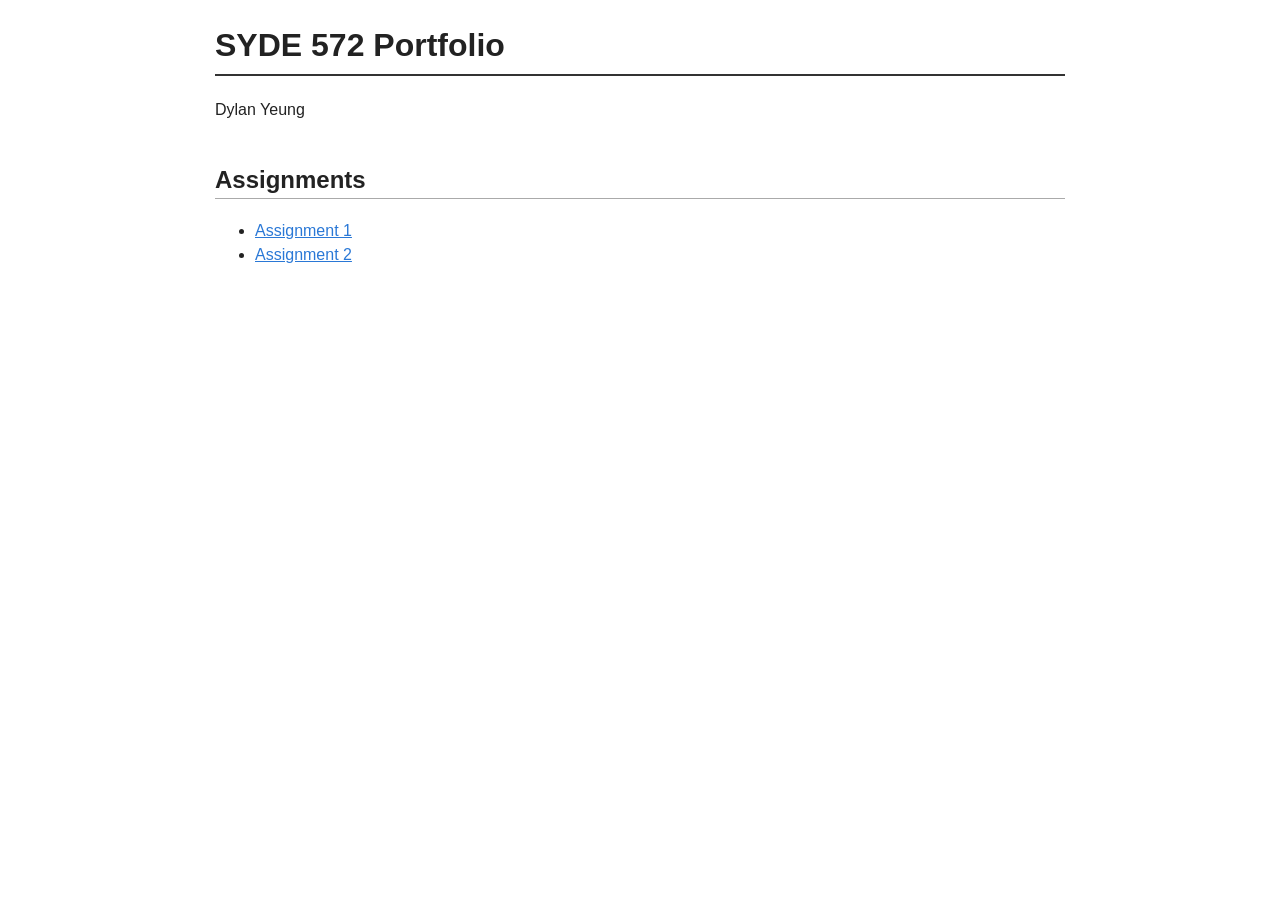
<file: index.html>
<!DOCTYPE html>
<html lang="en">
<head>
<meta charset="utf-8">
<meta name="viewport" content="width=device-width, initial-scale=1">
<title>SYDE 572 Portfolio</title>
<link rel="stylesheet" href="style.css">
</head>
<body>

<h1>SYDE 572 Portfolio</h1>
<p>Dylan Yeung</p>

<h2>Assignments</h2>
<ul>
  <li><a href="./1/index.html">Assignment 1</a></li>
  <li><a href="./2/index.html">Assignment 2</a></li>
</ul>

</body>
</html>
</file>
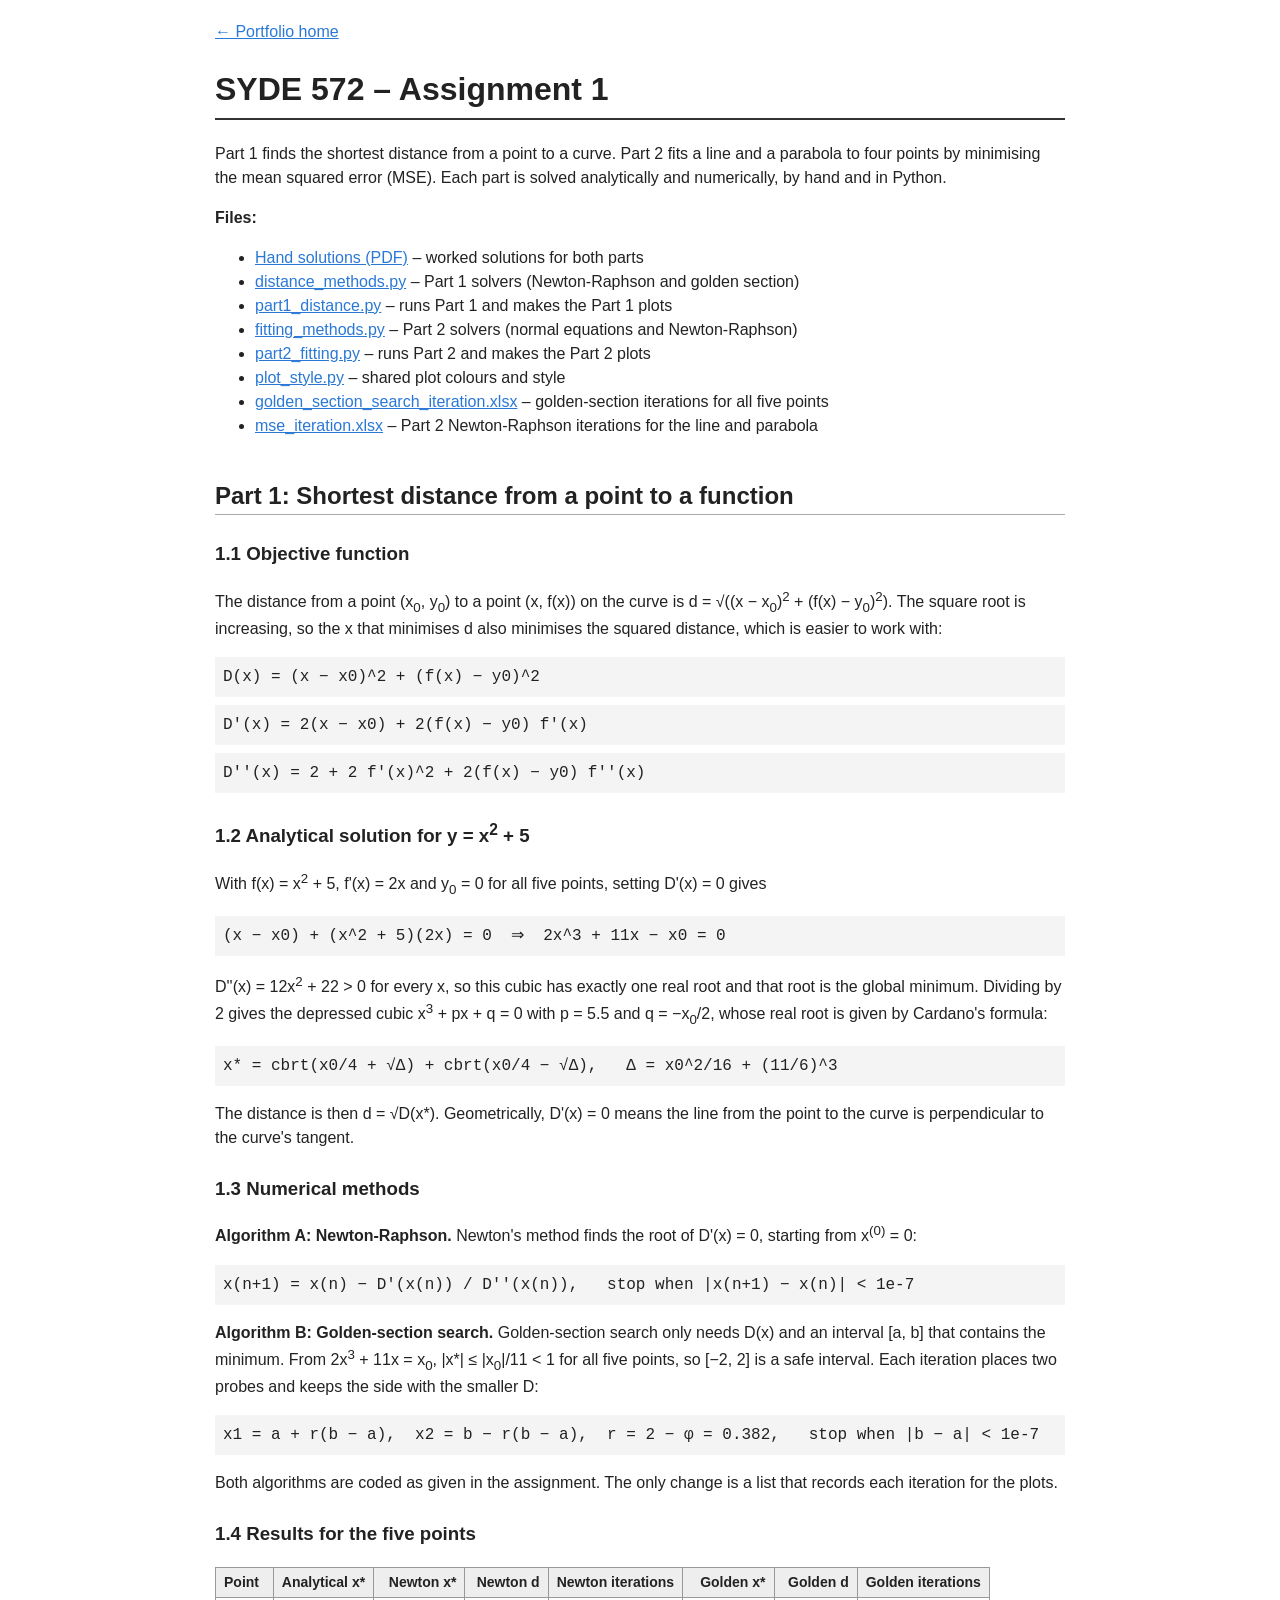
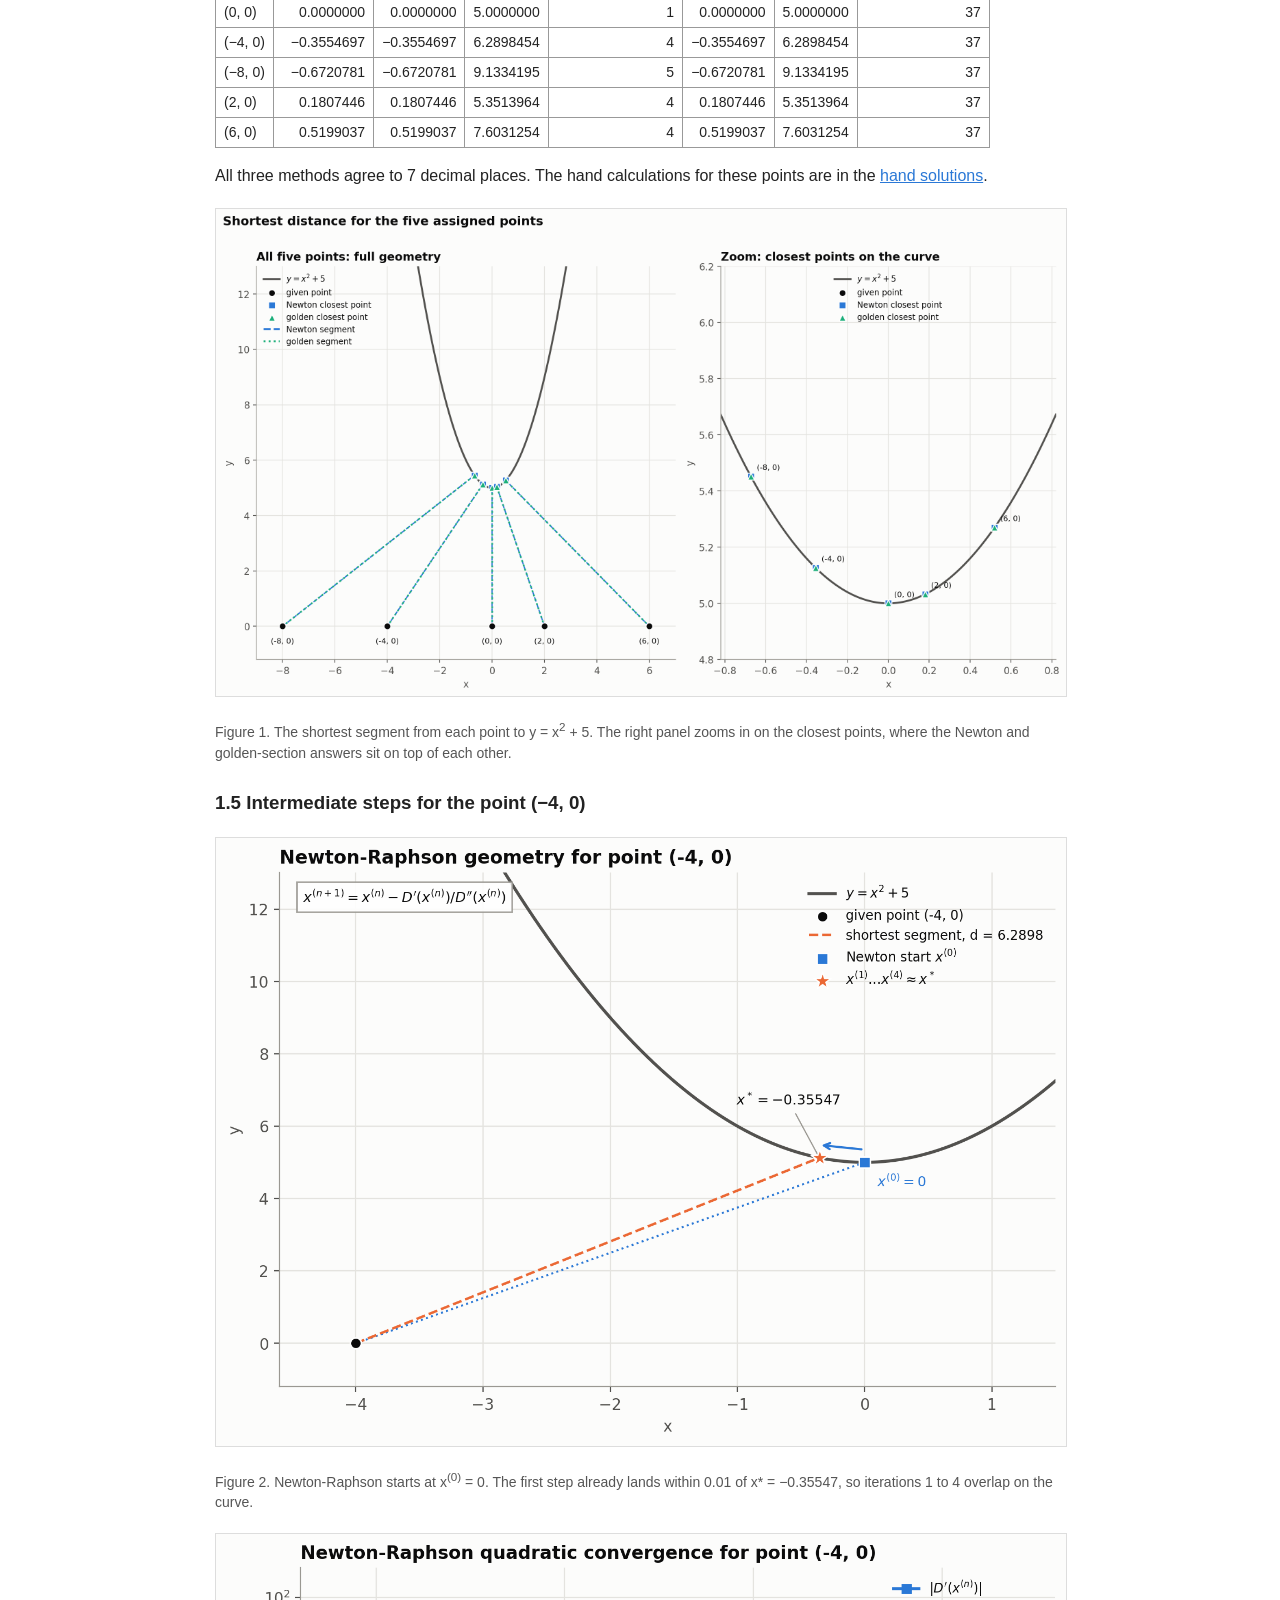
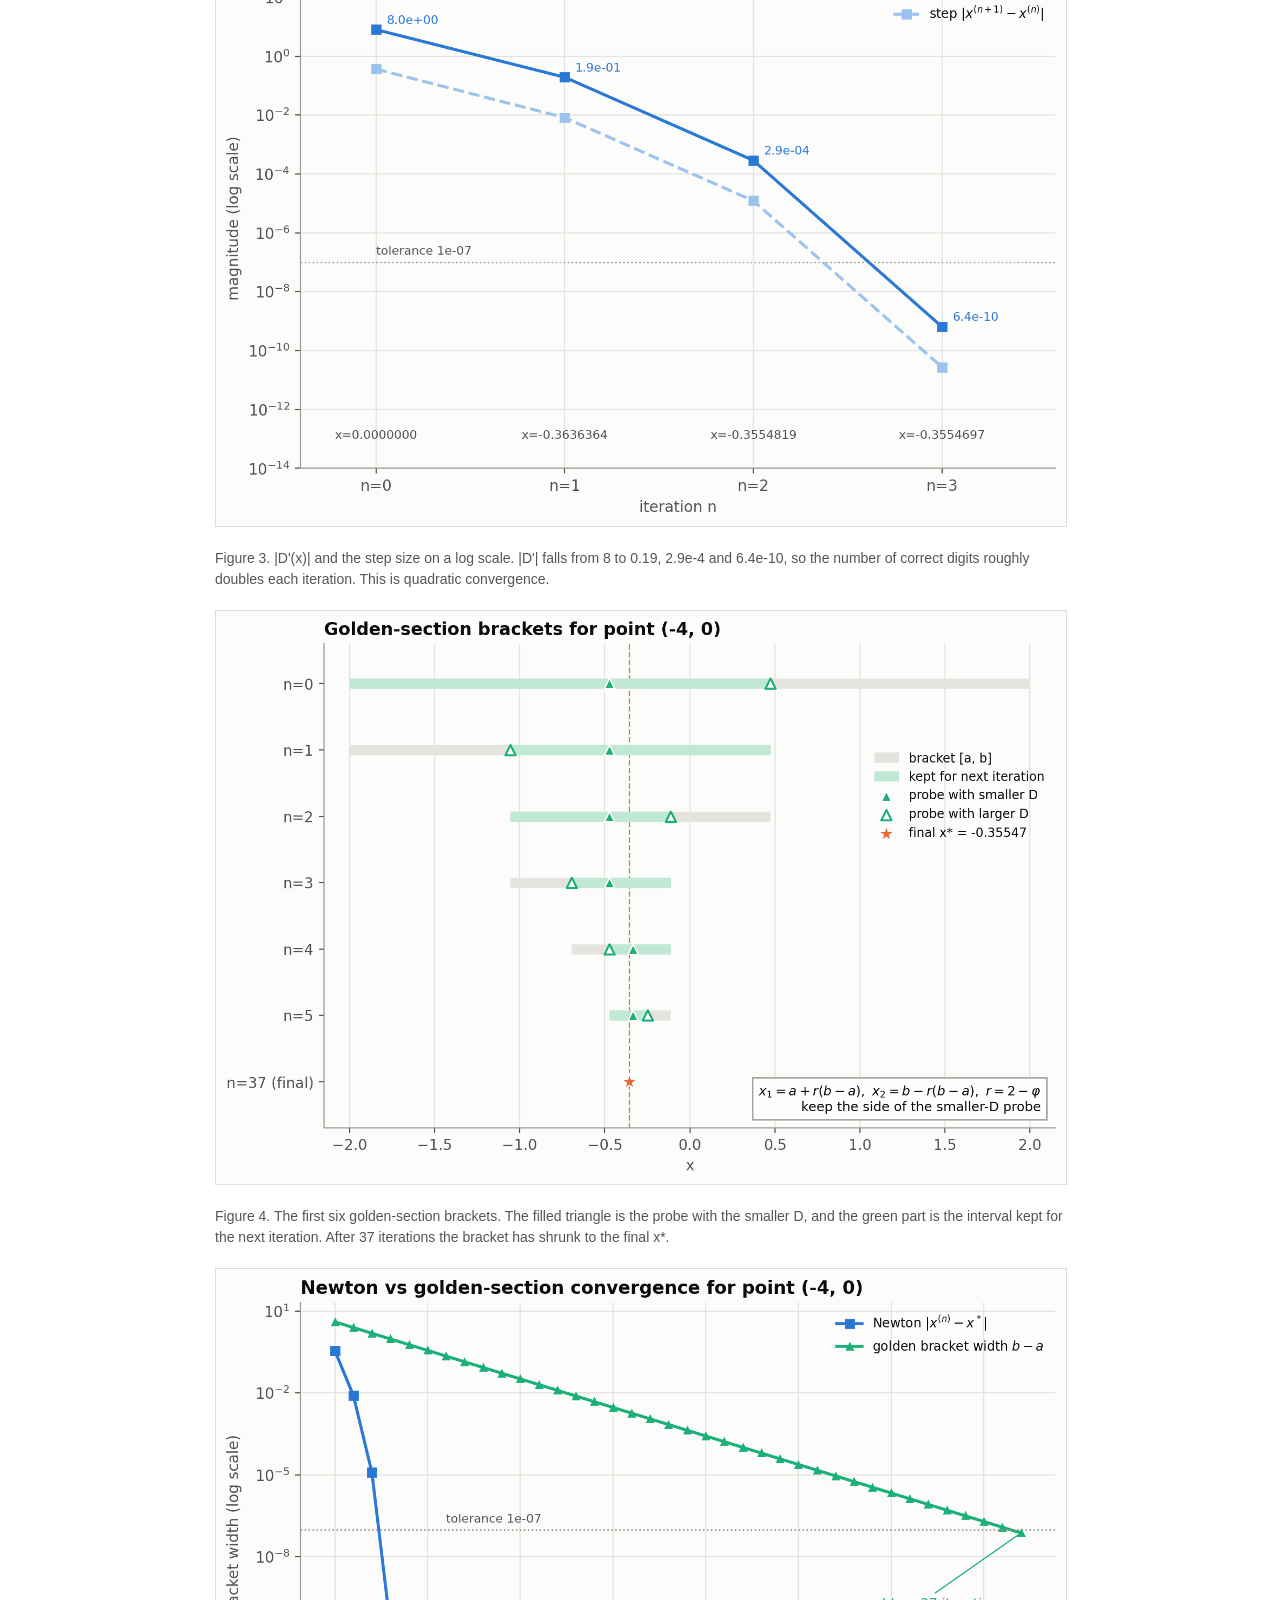
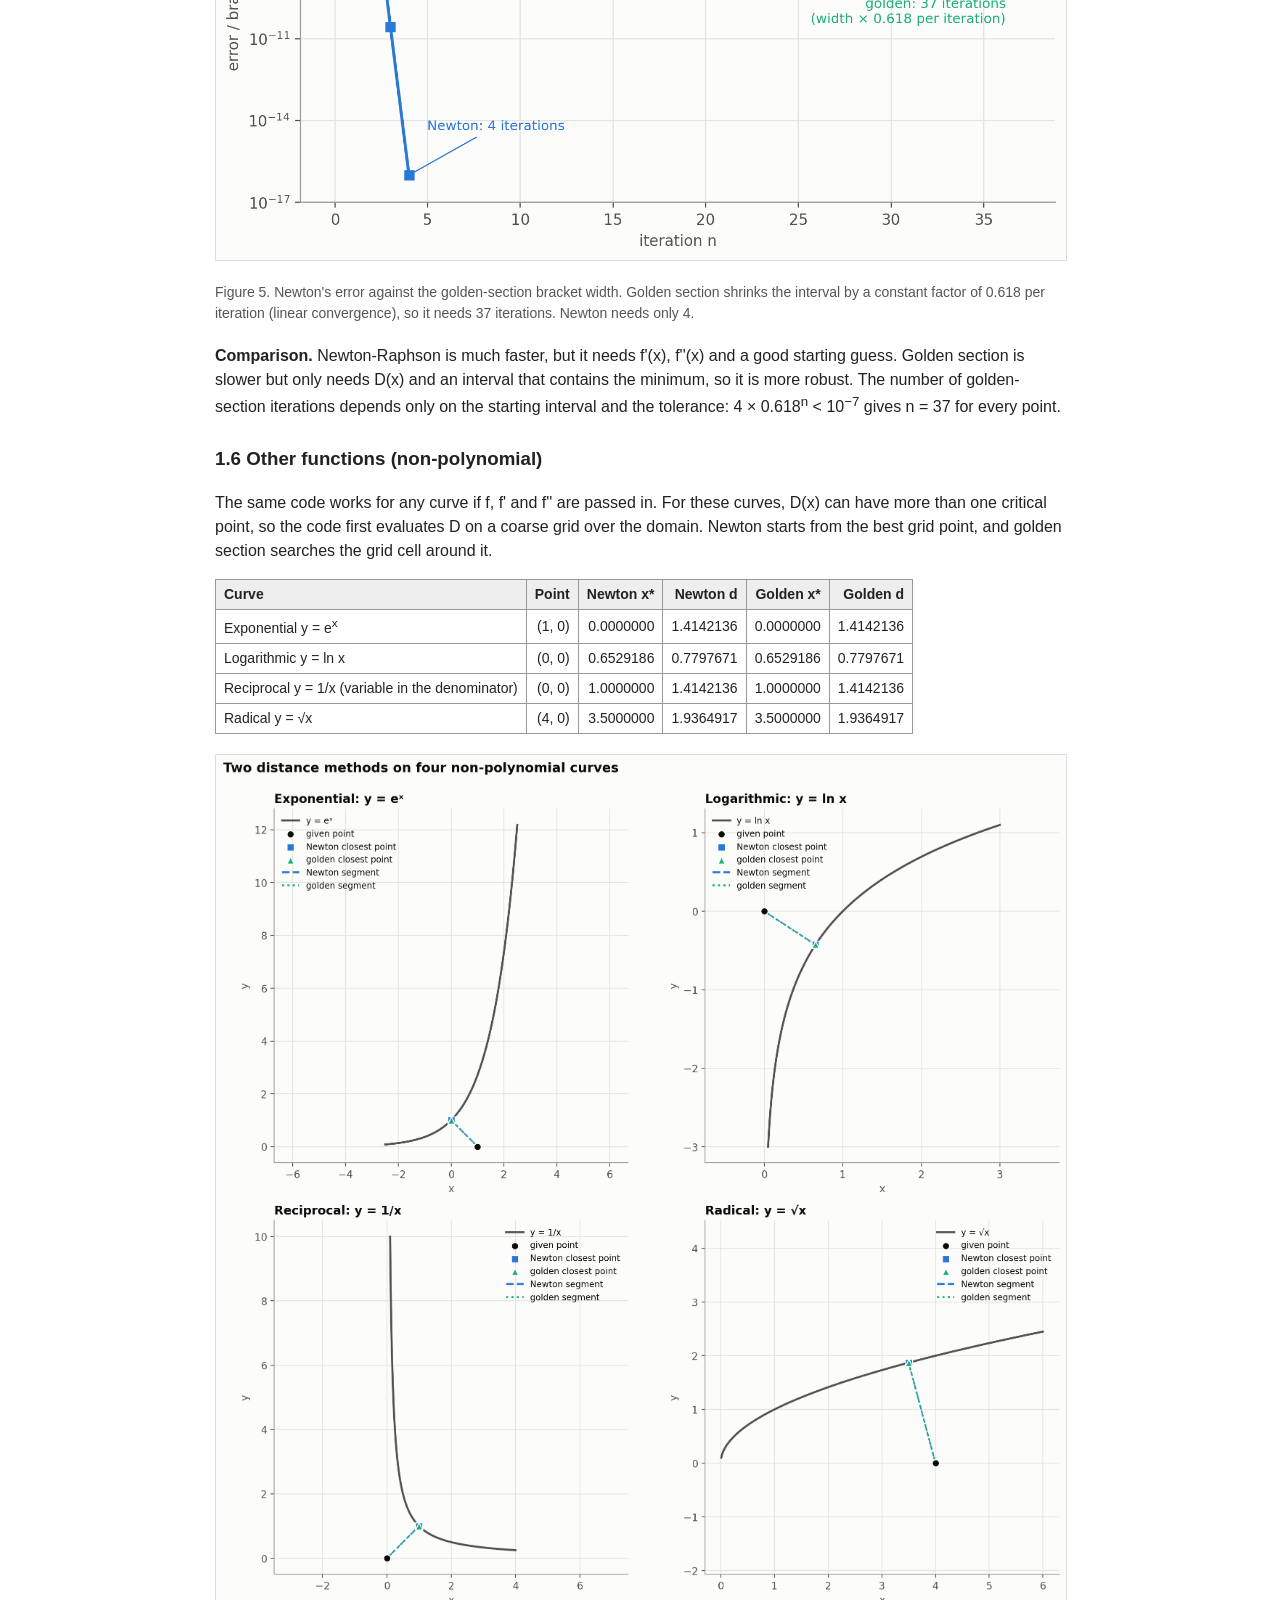
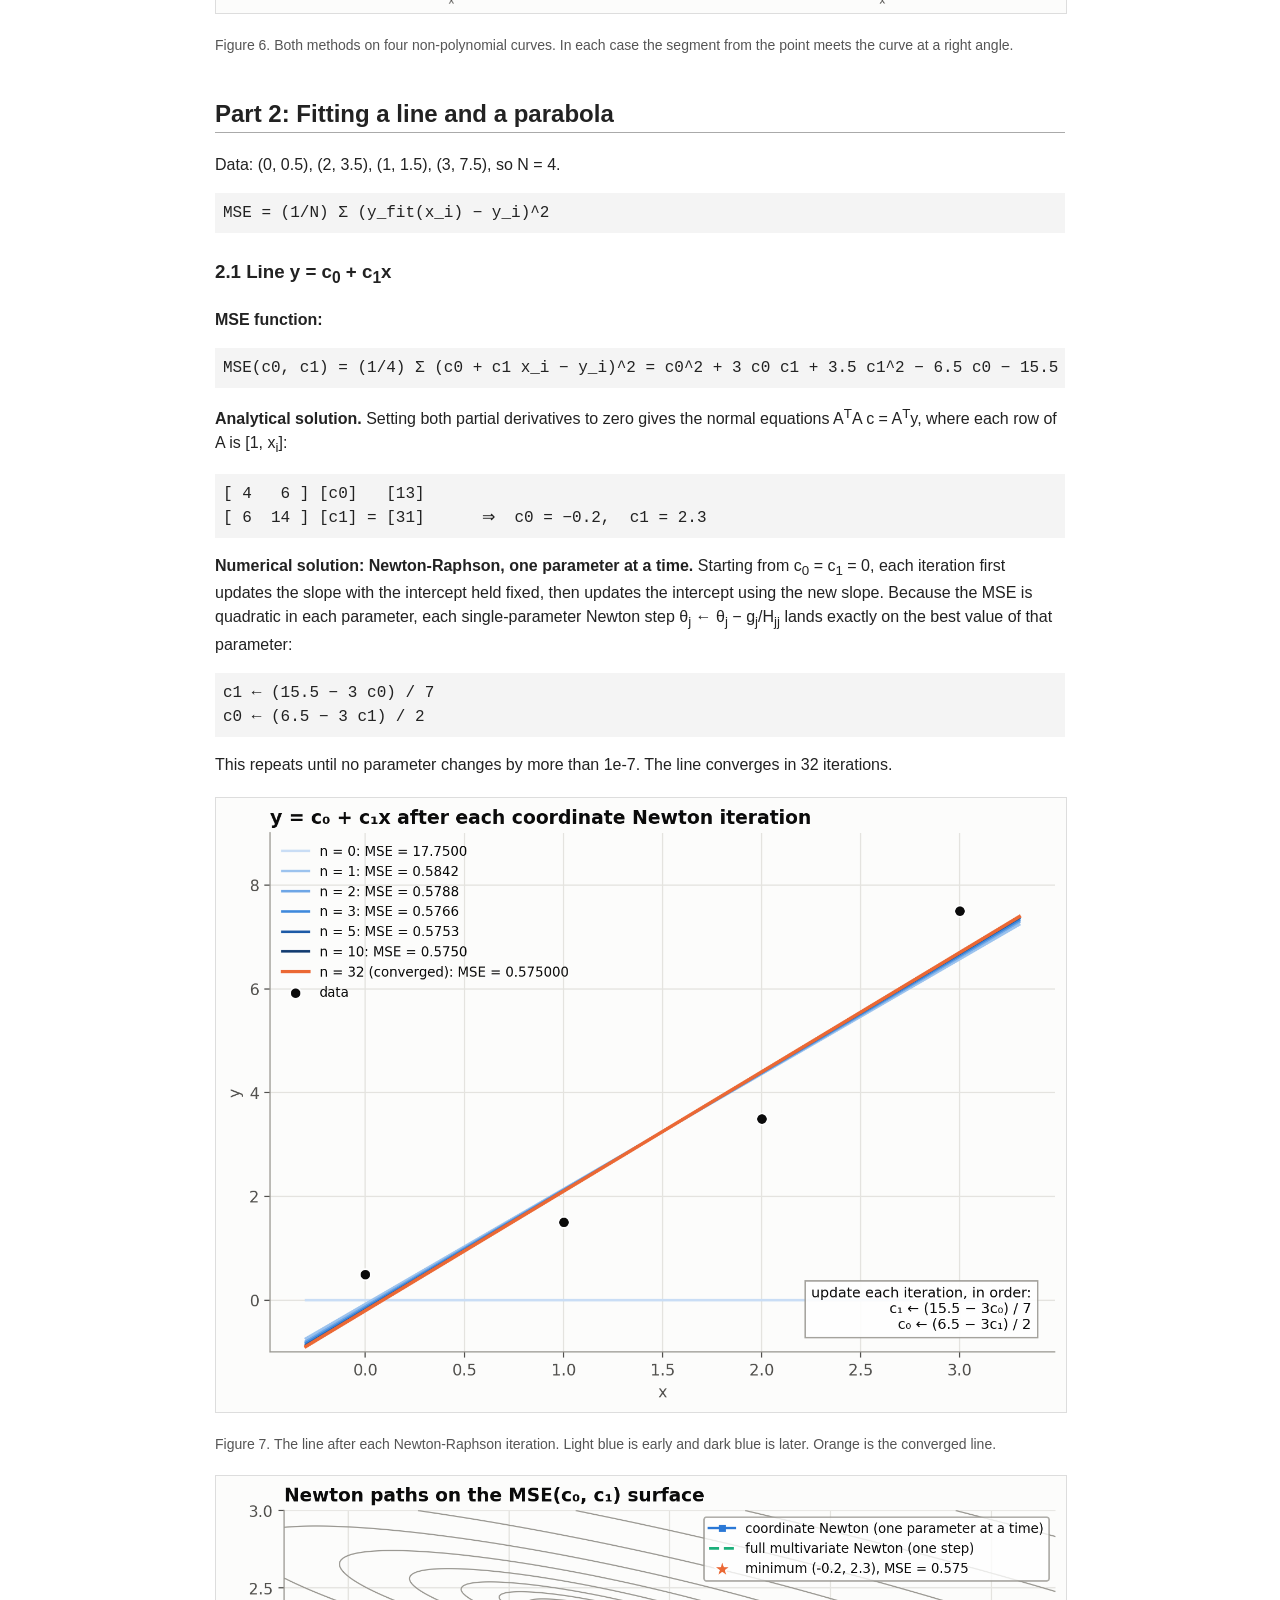
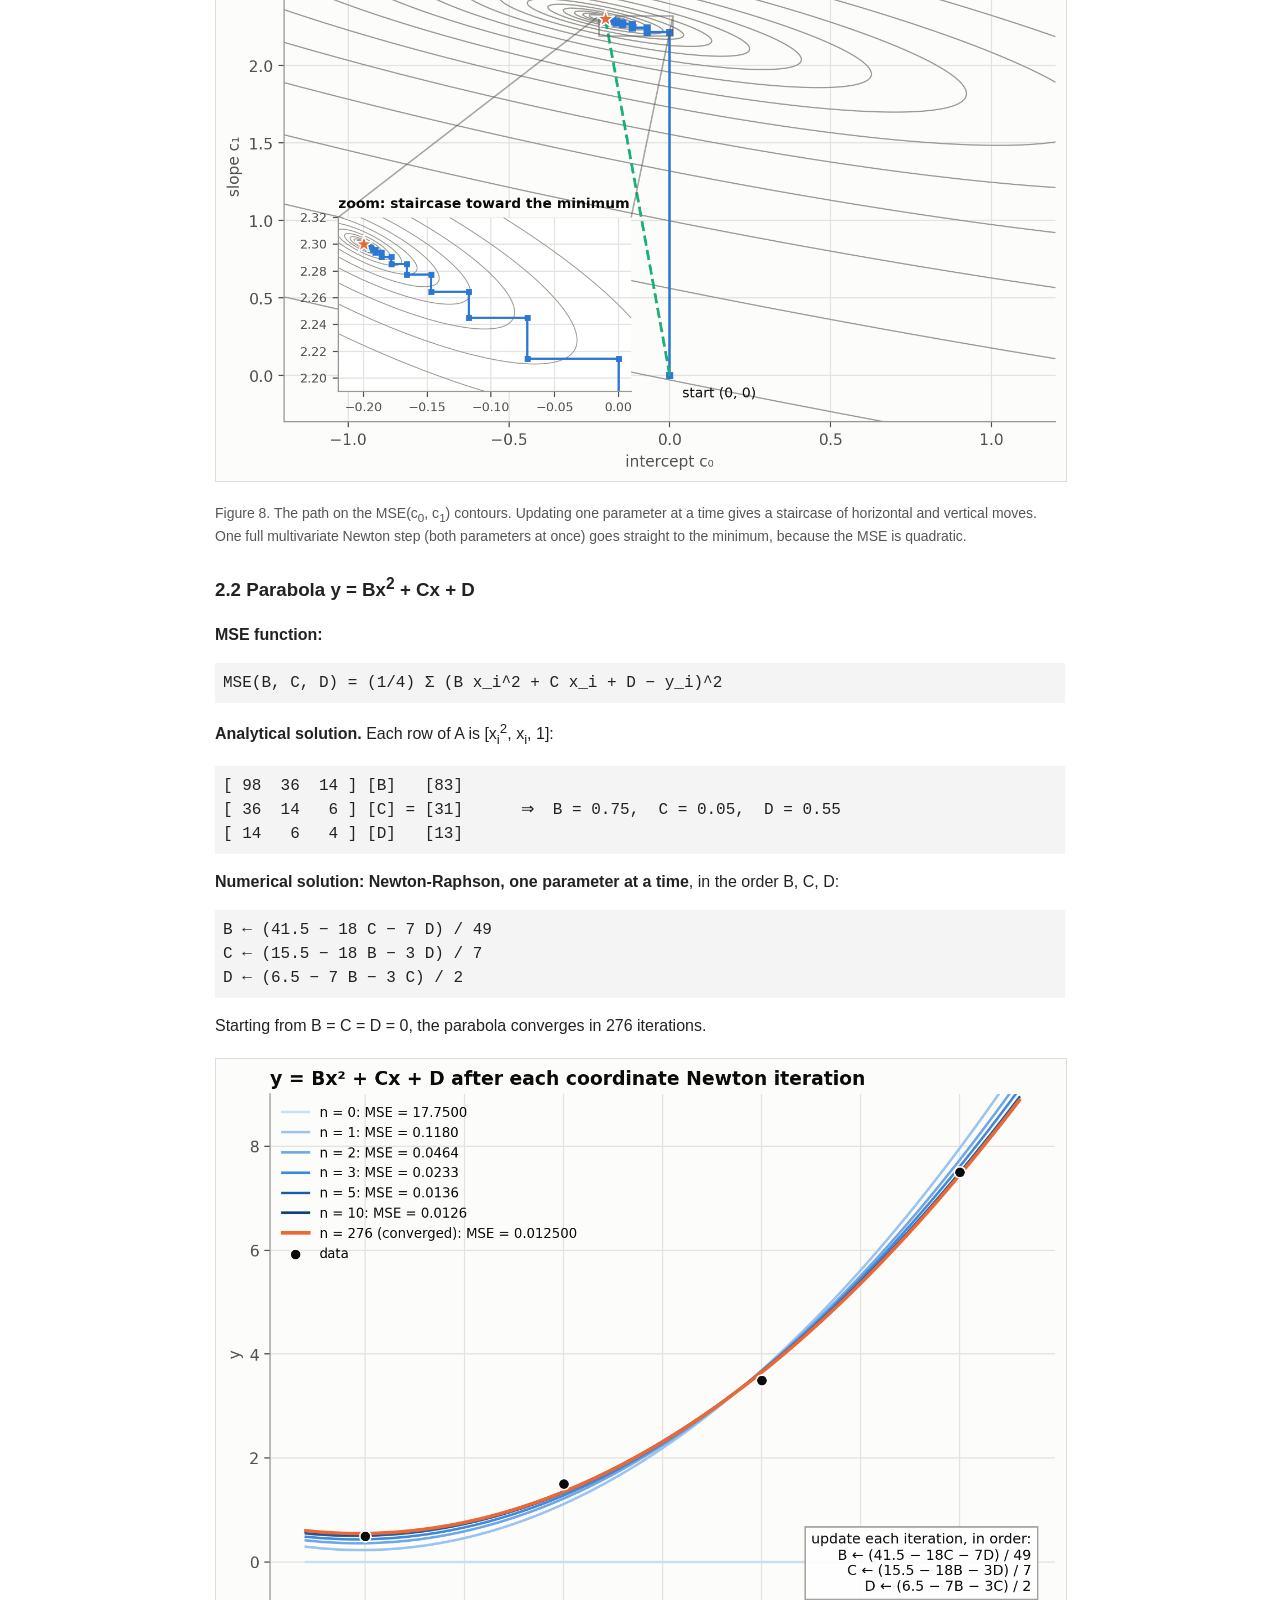
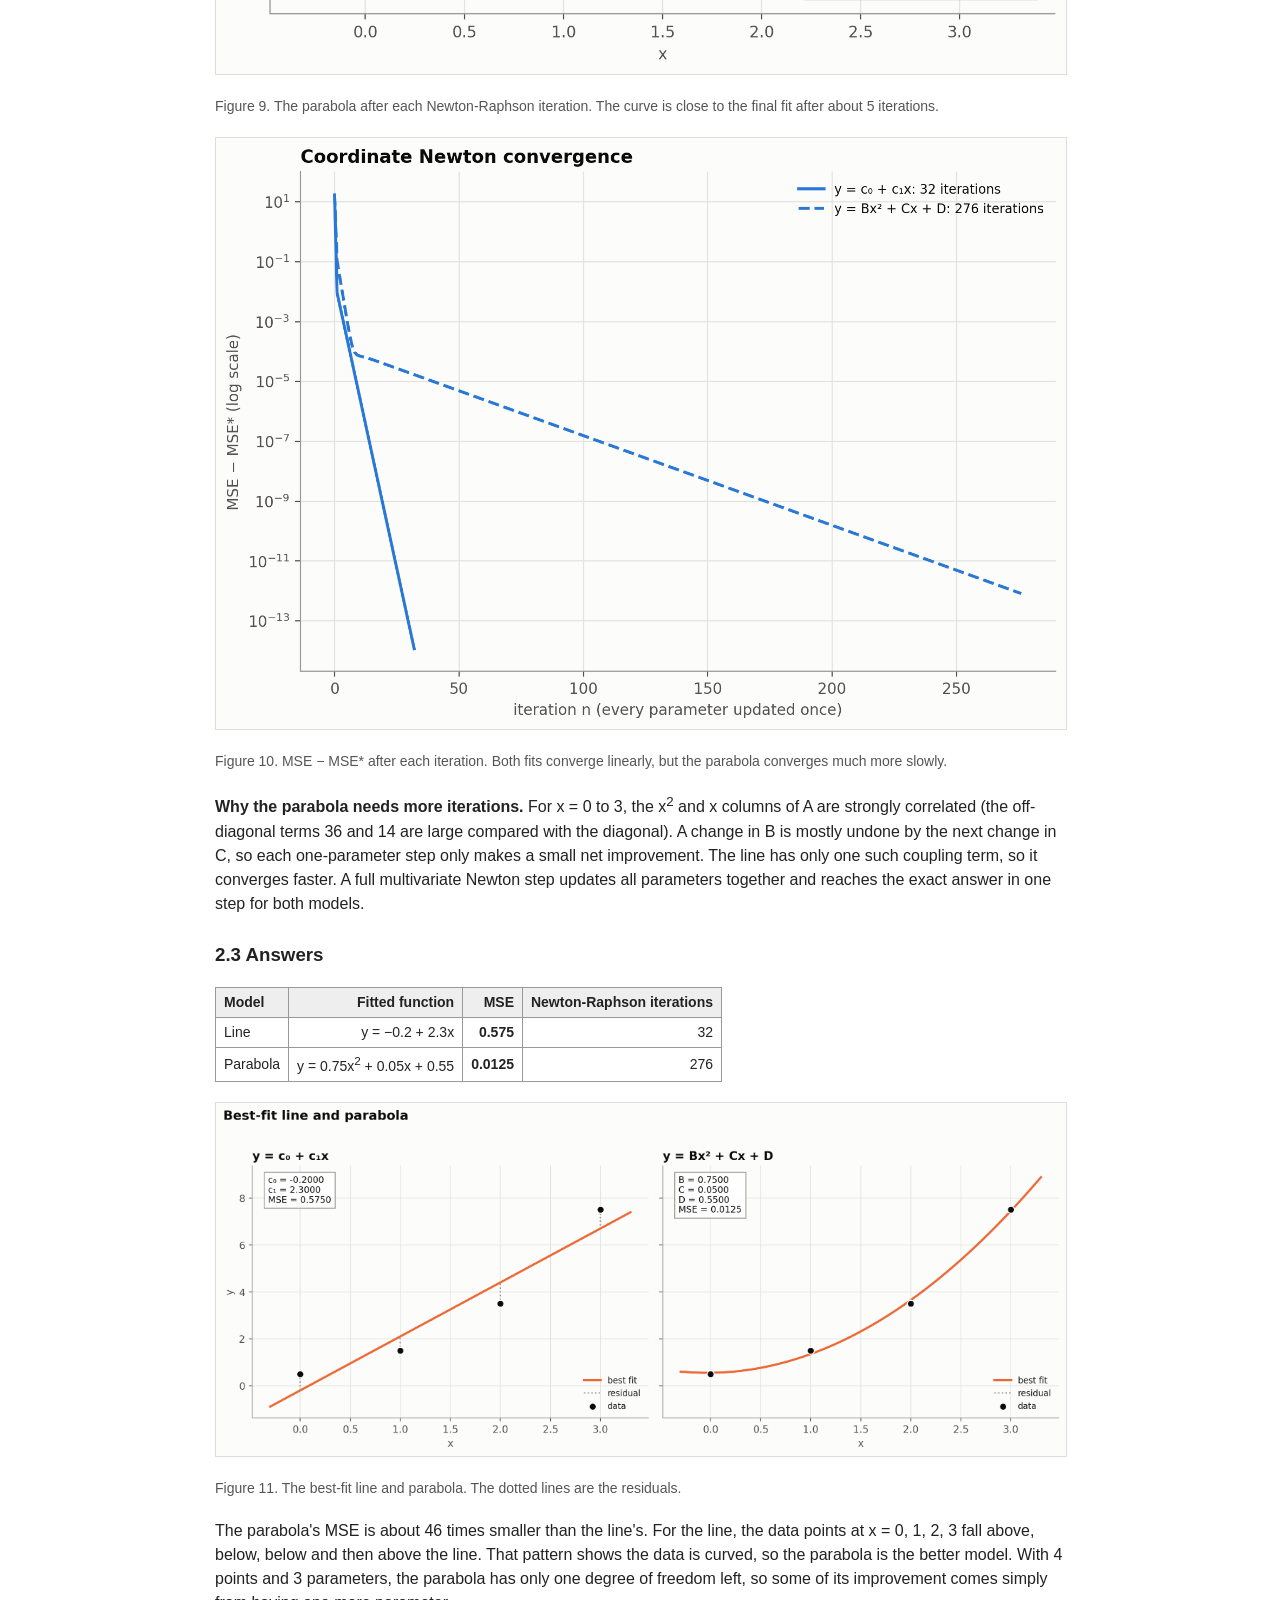
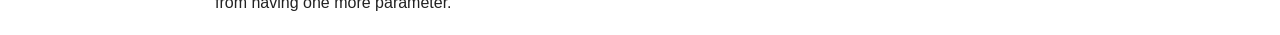
<file: 1/index.html>
<!DOCTYPE html>
<html lang="en">
<head>
<meta charset="utf-8">
<meta name="viewport" content="width=device-width, initial-scale=1">
<title>SYDE 572 Assignment 1</title>
<link rel="stylesheet" href="../style.css">
</head>
<body>

<p><a href="../index.html">&larr; Portfolio home</a></p>

<h1>SYDE 572 &ndash; Assignment 1</h1>

<p>
Part 1 finds the shortest distance from a point to a curve. Part 2 fits a line and a parabola to four
points by minimising the mean squared error (MSE). Each part is solved analytically and numerically, by hand and in Python.
</p>

<p><b>Files:</b></p>
<ul>
  <li><a href="hand_solutions/A1_hand_solutions.pdf">Hand solutions (PDF)</a> &ndash; worked solutions for both parts</li>
  <li><a href="code/distance_methods.py">distance_methods.py</a> &ndash; Part 1 solvers (Newton-Raphson and golden section)</li>
  <li><a href="code/part1_distance.py">part1_distance.py</a> &ndash; runs Part 1 and makes the Part 1 plots</li>
  <li><a href="code/fitting_methods.py">fitting_methods.py</a> &ndash; Part 2 solvers (normal equations and Newton-Raphson)</li>
  <li><a href="code/part2_fitting.py">part2_fitting.py</a> &ndash; runs Part 2 and makes the Part 2 plots</li>
  <li><a href="code/plot_style.py">plot_style.py</a> &ndash; shared plot colours and style</li>
  <li><a href="excel/golden_section_search_iteration.xlsx">golden_section_search_iteration.xlsx</a> &ndash; golden-section iterations for all five points</li>
  <li><a href="excel/mse_iteration.xlsx">mse_iteration.xlsx</a> &ndash; Part 2 Newton-Raphson iterations for the line and parabola</li>
</ul>

<h2>Part 1: Shortest distance from a point to a function</h2>

<h3>1.1 Objective function</h3>
<p>
The distance from a point (x<sub>0</sub>, y<sub>0</sub>) to a point (x, f(x)) on the curve is
d = &radic;((x &minus; x<sub>0</sub>)<sup>2</sup> + (f(x) &minus; y<sub>0</sub>)<sup>2</sup>).
The square root is increasing, so the x that minimises d also minimises the squared distance, which is easier to work with:
</p>
<span class="eq">D(x) = (x &minus; x0)^2 + (f(x) &minus; y0)^2</span>
<span class="eq">D'(x) = 2(x &minus; x0) + 2(f(x) &minus; y0) f'(x)</span>
<span class="eq">D''(x) = 2 + 2 f'(x)^2 + 2(f(x) &minus; y0) f''(x)</span>

<h3>1.2 Analytical solution for y = x<sup>2</sup> + 5</h3>
<p>
With f(x) = x<sup>2</sup> + 5, f'(x) = 2x and y<sub>0</sub> = 0 for all five points, setting D'(x) = 0 gives
</p>
<span class="eq">(x &minus; x0) + (x^2 + 5)(2x) = 0 &nbsp;&rArr;&nbsp; 2x^3 + 11x &minus; x0 = 0</span>
<p>
D''(x) = 12x<sup>2</sup> + 22 &gt; 0 for every x, so this cubic has exactly one real root and that root is the
global minimum. Dividing by 2 gives the depressed cubic x<sup>3</sup> + px + q = 0 with p = 5.5 and q = &minus;x<sub>0</sub>/2,
whose real root is given by Cardano's formula:
</p>
<span class="eq">x* = cbrt(x0/4 + &radic;&Delta;) + cbrt(x0/4 &minus; &radic;&Delta;),   &Delta; = x0^2/16 + (11/6)^3</span>
<p>
The distance is then d = &radic;D(x*).
Geometrically, D'(x) = 0 means the line from the point to the curve is perpendicular to the curve's tangent.
</p>

<h3>1.3 Numerical methods</h3>
<p>
<b>Algorithm A: Newton-Raphson.</b> Newton's method finds the root of D'(x) = 0, starting from x<sup>(0)</sup> = 0:
</p>
<span class="eq">x(n+1) = x(n) &minus; D'(x(n)) / D''(x(n)),   stop when |x(n+1) &minus; x(n)| &lt; 1e-7</span>
<p>
<b>Algorithm B: Golden-section search.</b> Golden-section search only needs D(x) and an interval [a, b] that contains the minimum.
From 2x<sup>3</sup> + 11x = x<sub>0</sub>, |x*| &le; |x<sub>0</sub>|/11 &lt; 1 for all five points, so [&minus;2, 2] is a safe interval.
Each iteration places two probes and keeps the side with the smaller D:
</p>
<span class="eq">x1 = a + r(b &minus; a),  x2 = b &minus; r(b &minus; a),  r = 2 &minus; &phi; = 0.382,   stop when |b &minus; a| &lt; 1e-7</span>
<p>
Both algorithms are coded as given in the assignment. The only change is a list that records each iteration for the plots.
</p>

<h3>1.4 Results for the five points</h3>
<table>
  <tr><th>Point</th><th>Analytical x*</th><th>Newton x*</th><th>Newton d</th><th>Newton iterations</th><th>Golden x*</th><th>Golden d</th><th>Golden iterations</th></tr>
  <tr><td>(0, 0)</td><td>0.0000000</td><td>0.0000000</td><td>5.0000000</td><td>1</td><td>0.0000000</td><td>5.0000000</td><td>37</td></tr>
  <tr><td>(&minus;4, 0)</td><td>&minus;0.3554697</td><td>&minus;0.3554697</td><td>6.2898454</td><td>4</td><td>&minus;0.3554697</td><td>6.2898454</td><td>37</td></tr>
  <tr><td>(&minus;8, 0)</td><td>&minus;0.6720781</td><td>&minus;0.6720781</td><td>9.1334195</td><td>5</td><td>&minus;0.6720781</td><td>9.1334195</td><td>37</td></tr>
  <tr><td>(2, 0)</td><td>0.1807446</td><td>0.1807446</td><td>5.3513964</td><td>4</td><td>0.1807446</td><td>5.3513964</td><td>37</td></tr>
  <tr><td>(6, 0)</td><td>0.5199037</td><td>0.5199037</td><td>7.6031254</td><td>4</td><td>0.5199037</td><td>7.6031254</td><td>37</td></tr>
</table>
<p>
All three methods agree to 7 decimal places. The hand calculations for these points are in the
<a href="hand_solutions/A1_hand_solutions.pdf">hand solutions</a>.
</p>

<div class="figure">
  <img src="figures/part1/p1_five_points.png" alt="Closest points for the five assigned points">
  <p class="caption">Figure 1. The shortest segment from each point to y = x<sup>2</sup> + 5. The right panel zooms in on the closest points, where the Newton and golden-section answers sit on top of each other.</p>
</div>

<h3>1.5 Intermediate steps for the point (&minus;4, 0)</h3>

<div class="figure">
  <img src="figures/part1/p1_newton_geometry.png" alt="Newton-Raphson geometry">
  <p class="caption">Figure 2. Newton-Raphson starts at x<sup>(0)</sup> = 0. The first step already lands within 0.01 of x* = &minus;0.35547, so iterations 1 to 4 overlap on the curve.</p>
</div>

<div class="figure">
  <img src="figures/part1/p1_newton_convergence.png" alt="Newton-Raphson convergence">
  <p class="caption">Figure 3. |D'(x)| and the step size on a log scale. |D'| falls from 8 to 0.19, 2.9e-4 and 6.4e-10, so the number of correct digits roughly doubles each iteration. This is quadratic convergence.</p>
</div>

<div class="figure">
  <img src="figures/part1/p1_golden_brackets.png" alt="Golden-section brackets">
  <p class="caption">Figure 4. The first six golden-section brackets. The filled triangle is the probe with the smaller D, and the green part is the interval kept for the next iteration. After 37 iterations the bracket has shrunk to the final x*.</p>
</div>

<div class="figure">
  <img src="figures/part1/p1_convergence_comparison.png" alt="Newton vs golden-section convergence">
  <p class="caption">Figure 5. Newton's error against the golden-section bracket width. Golden section shrinks the interval by a constant factor of 0.618 per iteration (linear convergence), so it needs 37 iterations. Newton needs only 4.</p>
</div>

<p>
<b>Comparison.</b> Newton-Raphson is much faster, but it needs f'(x), f''(x) and a good starting guess.
Golden section is slower but only needs D(x) and an interval that contains the minimum, so it is more robust.
The number of golden-section iterations depends only on the starting interval and the tolerance:
4 &times; 0.618<sup>n</sup> &lt; 10<sup>&minus;7</sup> gives n = 37 for every point.
</p>

<h3>1.6 Other functions (non-polynomial)</h3>
<p>
The same code works for any curve if f, f' and f'' are passed in. For these curves, D(x) can have more than one critical point,
so the code first evaluates D on a coarse grid over the domain. Newton starts from the best grid point, and golden section searches
the grid cell around it.
</p>
<table>
  <tr><th>Curve</th><th>Point</th><th>Newton x*</th><th>Newton d</th><th>Golden x*</th><th>Golden d</th></tr>
  <tr><td>Exponential y = e<sup>x</sup></td><td>(1, 0)</td><td>0.0000000</td><td>1.4142136</td><td>0.0000000</td><td>1.4142136</td></tr>
  <tr><td>Logarithmic y = ln x</td><td>(0, 0)</td><td>0.6529186</td><td>0.7797671</td><td>0.6529186</td><td>0.7797671</td></tr>
  <tr><td>Reciprocal y = 1/x (variable in the denominator)</td><td>(0, 0)</td><td>1.0000000</td><td>1.4142136</td><td>1.0000000</td><td>1.4142136</td></tr>
  <tr><td>Radical y = &radic;x</td><td>(4, 0)</td><td>3.5000000</td><td>1.9364917</td><td>3.5000000</td><td>1.9364917</td></tr>
</table>

<div class="figure">
  <img src="figures/part1/p1_non_polynomial.png" alt="Non-polynomial curves">
  <p class="caption">Figure 6. Both methods on four non-polynomial curves. In each case the segment from the point meets the curve at a right angle.</p>
</div>

<h2>Part 2: Fitting a line and a parabola</h2>

<p>Data: (0, 0.5), (2, 3.5), (1, 1.5), (3, 7.5), so N = 4.</p>
<span class="eq">MSE = (1/N) &Sigma; (y_fit(x_i) &minus; y_i)^2</span>

<h3>2.1 Line y = c<sub>0</sub> + c<sub>1</sub>x</h3>
<p><b>MSE function:</b></p>
<span class="eq">MSE(c0, c1) = (1/4) &Sigma; (c0 + c1 x_i &minus; y_i)^2 = c0^2 + 3 c0 c1 + 3.5 c1^2 &minus; 6.5 c0 &minus; 15.5 c1 + 17.75</span>

<p><b>Analytical solution.</b> Setting both partial derivatives to zero gives the normal equations A<sup>T</sup>A c = A<sup>T</sup>y, where each row of A is [1, x<sub>i</sub>]:</p>
<span class="eq">[ 4   6 ] [c0]   [13]
[ 6  14 ] [c1] = [31]      &rArr;  c0 = &minus;0.2,  c1 = 2.3</span>

<p>
<b>Numerical solution: Newton-Raphson, one parameter at a time.</b> Starting from c<sub>0</sub> = c<sub>1</sub> = 0,
each iteration first updates the slope with the intercept held fixed, then updates the intercept using the new slope.
Because the MSE is quadratic in each parameter, each single-parameter Newton step
&theta;<sub>j</sub> &larr; &theta;<sub>j</sub> &minus; g<sub>j</sub>/H<sub>jj</sub> lands exactly on the best value of that parameter:
</p>
<span class="eq">c1 &larr; (15.5 &minus; 3 c0) / 7
c0 &larr; (6.5 &minus; 3 c1) / 2</span>
<p>This repeats until no parameter changes by more than 1e-7. The line converges in 32 iterations.</p>

<div class="figure">
  <img src="figures/part2/p2_line_iterations.png" alt="Line after each iteration">
  <p class="caption">Figure 7. The line after each Newton-Raphson iteration. Light blue is early and dark blue is later. Orange is the converged line.</p>
</div>

<div class="figure">
  <img src="figures/part2/p2_line_contour.png" alt="MSE contours for the line">
  <p class="caption">Figure 8. The path on the MSE(c<sub>0</sub>, c<sub>1</sub>) contours. Updating one parameter at a time gives a staircase of horizontal and vertical moves. One full multivariate Newton step (both parameters at once) goes straight to the minimum, because the MSE is quadratic.</p>
</div>

<h3>2.2 Parabola y = Bx<sup>2</sup> + Cx + D</h3>
<p><b>MSE function:</b></p>
<span class="eq">MSE(B, C, D) = (1/4) &Sigma; (B x_i^2 + C x_i + D &minus; y_i)^2</span>

<p><b>Analytical solution.</b> Each row of A is [x<sub>i</sub><sup>2</sup>, x<sub>i</sub>, 1]:</p>
<span class="eq">[ 98  36  14 ] [B]   [83]
[ 36  14   6 ] [C] = [31]      &rArr;  B = 0.75,  C = 0.05,  D = 0.55
[ 14   6   4 ] [D]   [13]</span>

<p><b>Numerical solution: Newton-Raphson, one parameter at a time</b>, in the order B, C, D:</p>
<span class="eq">B &larr; (41.5 &minus; 18 C &minus; 7 D) / 49
C &larr; (15.5 &minus; 18 B &minus; 3 D) / 7
D &larr; (6.5 &minus; 7 B &minus; 3 C) / 2</span>
<p>Starting from B = C = D = 0, the parabola converges in 276 iterations.</p>

<div class="figure">
  <img src="figures/part2/p2_parabola_iterations.png" alt="Parabola after each iteration">
  <p class="caption">Figure 9. The parabola after each Newton-Raphson iteration. The curve is close to the final fit after about 5 iterations.</p>
</div>

<div class="figure">
  <img src="figures/part2/p2_convergence.png" alt="Convergence of the line and parabola">
  <p class="caption">Figure 10. MSE &minus; MSE* after each iteration. Both fits converge linearly, but the parabola converges much more slowly.</p>
</div>

<p>
<b>Why the parabola needs more iterations.</b> For x = 0 to 3, the x<sup>2</sup> and x columns of A are strongly correlated
(the off-diagonal terms 36 and 14 are large compared with the diagonal). A change in B is mostly undone by the next change in C,
so each one-parameter step only makes a small net improvement. The line has only one such coupling term, so it converges faster.
A full multivariate Newton step updates all parameters together and reaches the exact answer in one step for both models.
</p>

<h3>2.3 Answers</h3>
<table>
  <tr><th>Model</th><th>Fitted function</th><th>MSE</th><th>Newton-Raphson iterations</th></tr>
  <tr><td>Line</td><td>y = &minus;0.2 + 2.3x</td><td><b>0.575</b></td><td>32</td></tr>
  <tr><td>Parabola</td><td>y = 0.75x<sup>2</sup> + 0.05x + 0.55</td><td><b>0.0125</b></td><td>276</td></tr>
</table>

<div class="figure">
  <img src="figures/part2/p2_final_fits.png" alt="Best-fit line and parabola">
  <p class="caption">Figure 11. The best-fit line and parabola. The dotted lines are the residuals.</p>
</div>

<p>
The parabola's MSE is about 46 times smaller than the line's. For the line, the data points at x = 0, 1, 2, 3 fall above, below, below and then above the line.
That pattern shows the data is curved, so the parabola is the better model. With 4 points and 3 parameters, the parabola has only one
degree of freedom left, so some of its improvement comes simply from having one more parameter.
</p>

</body>
</html>
</file>
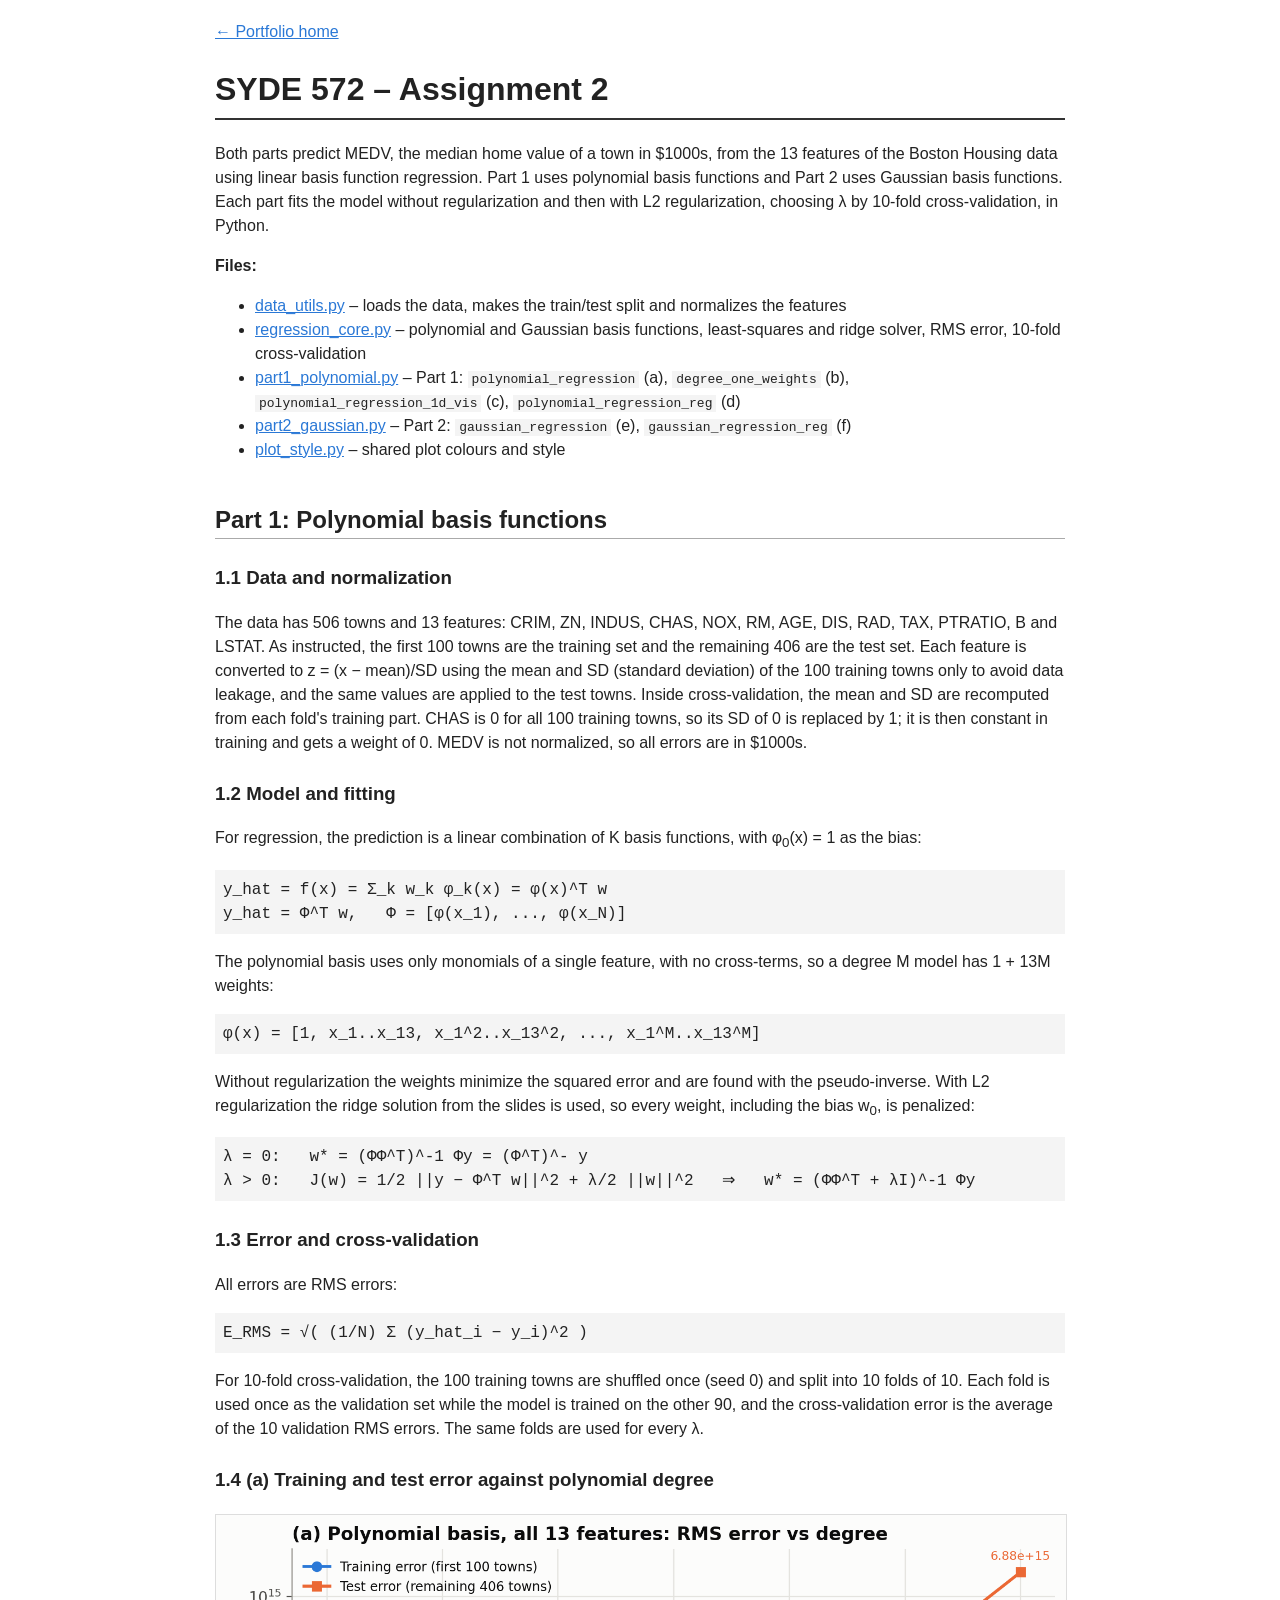
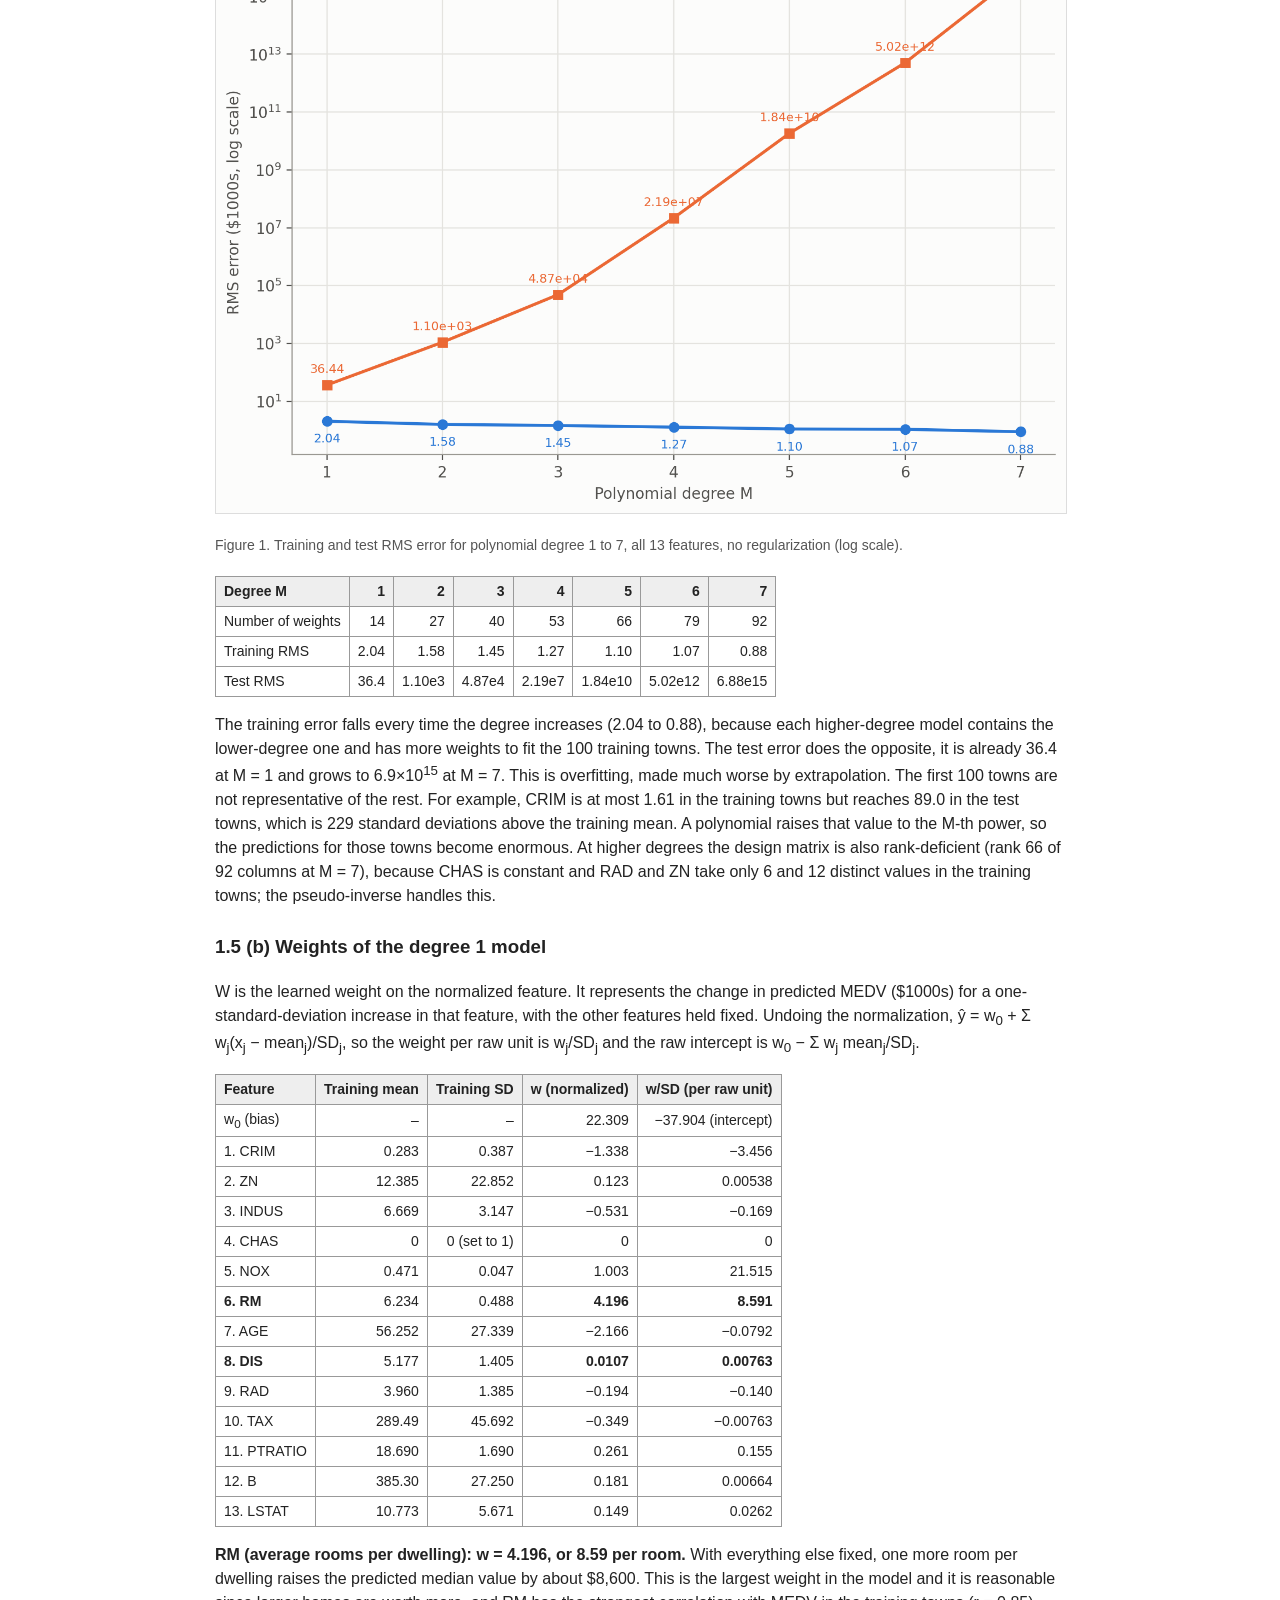
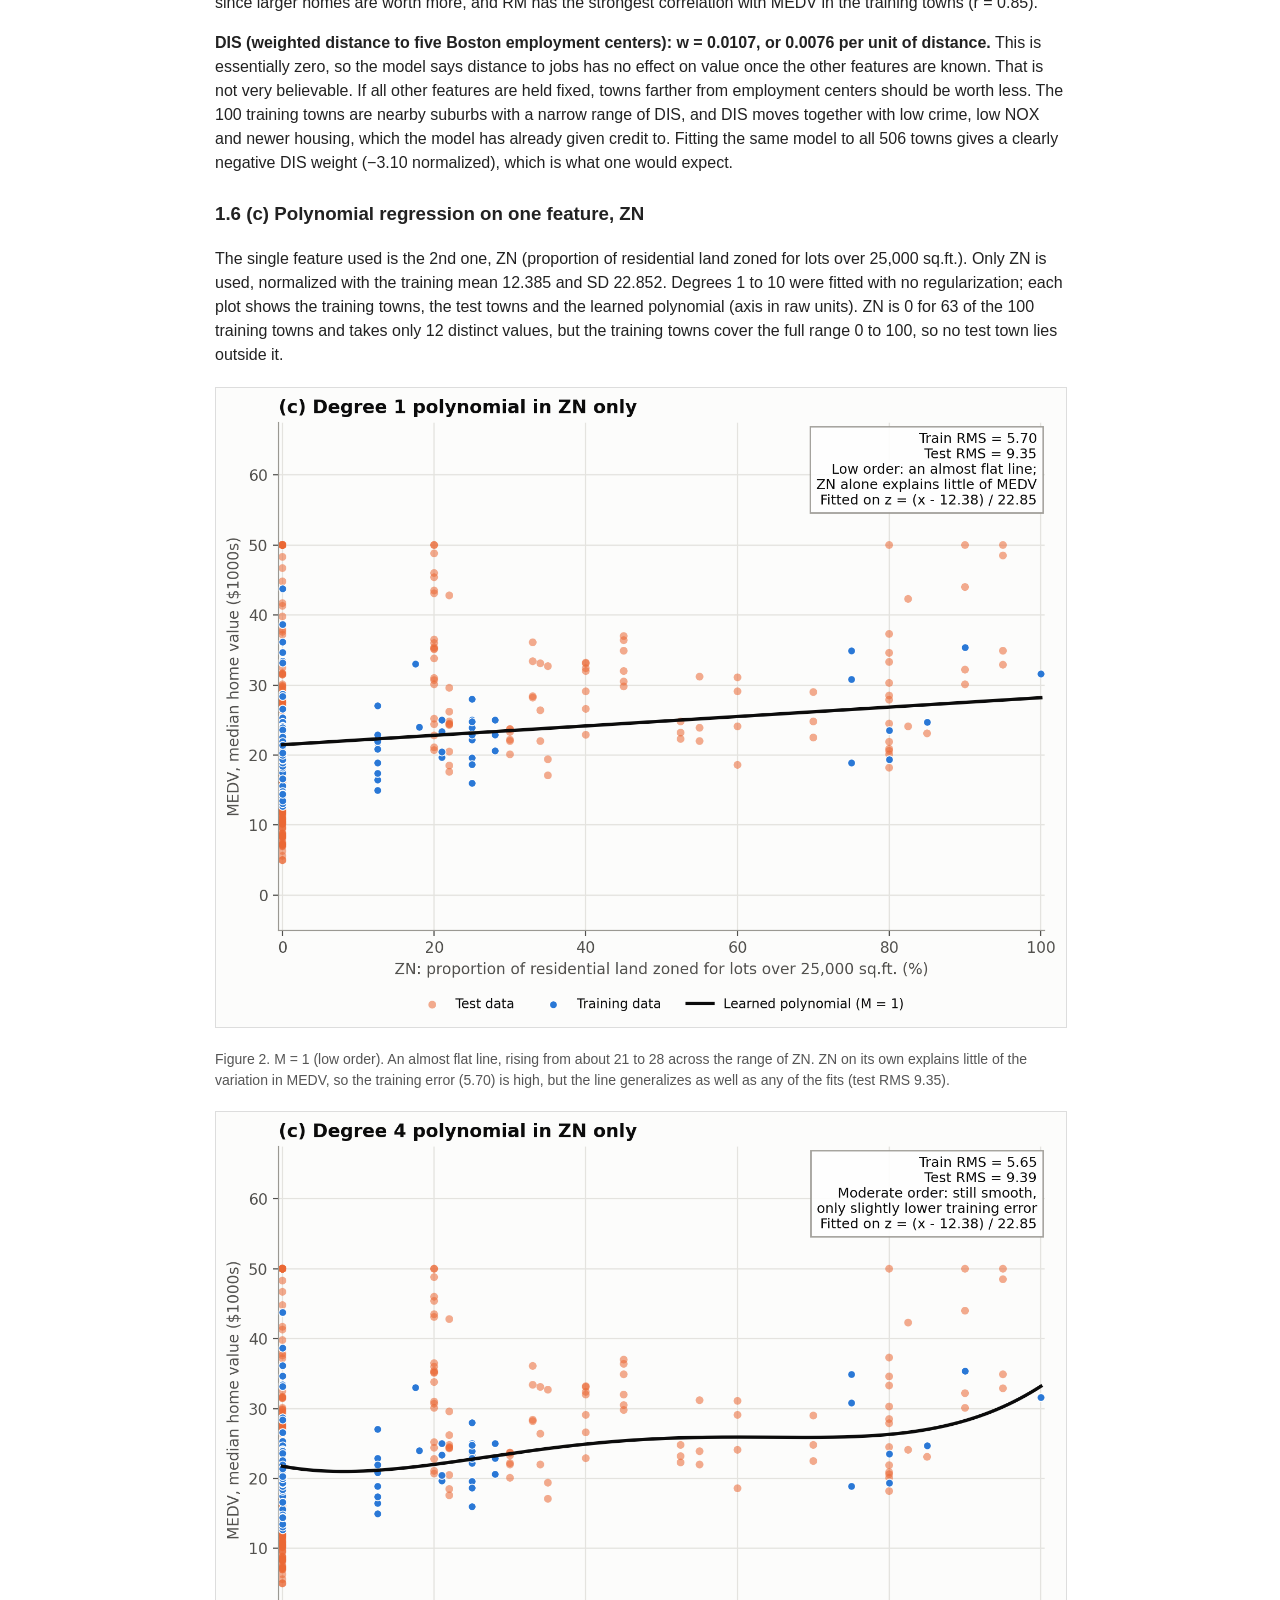
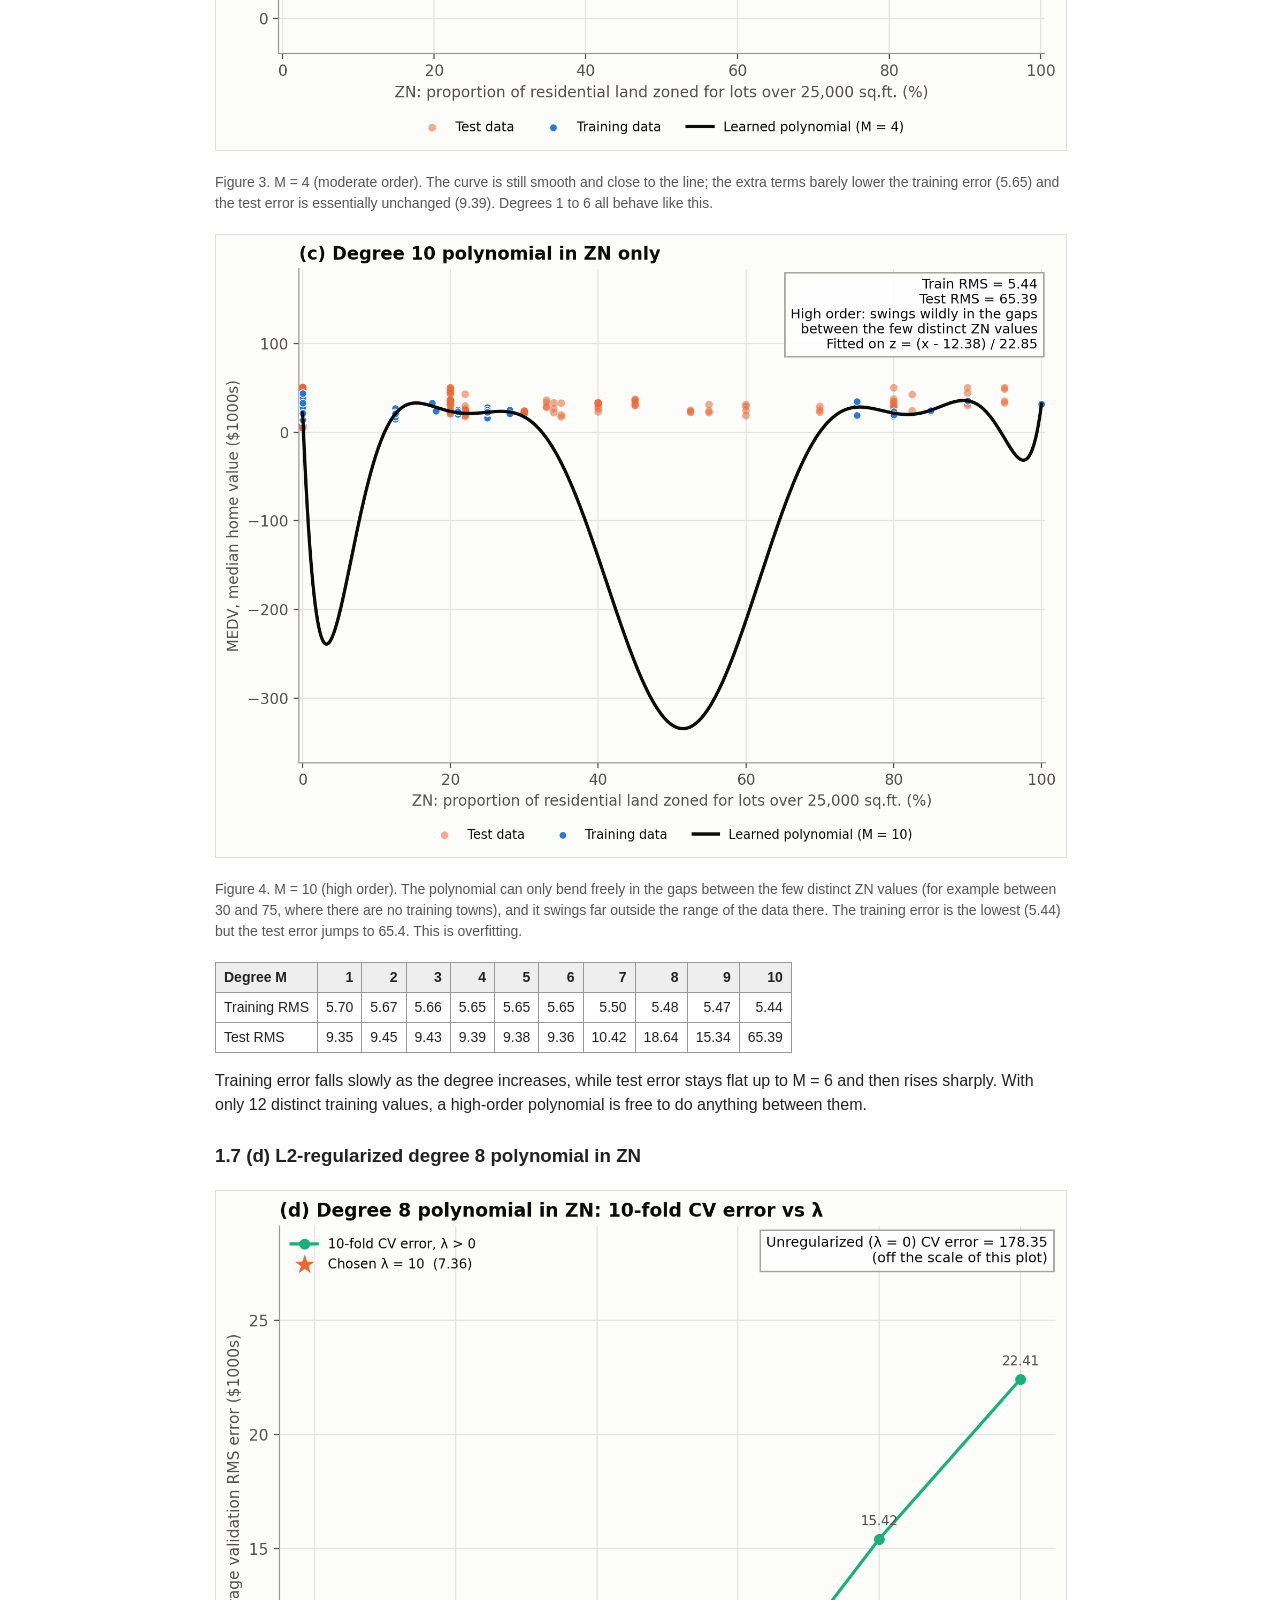
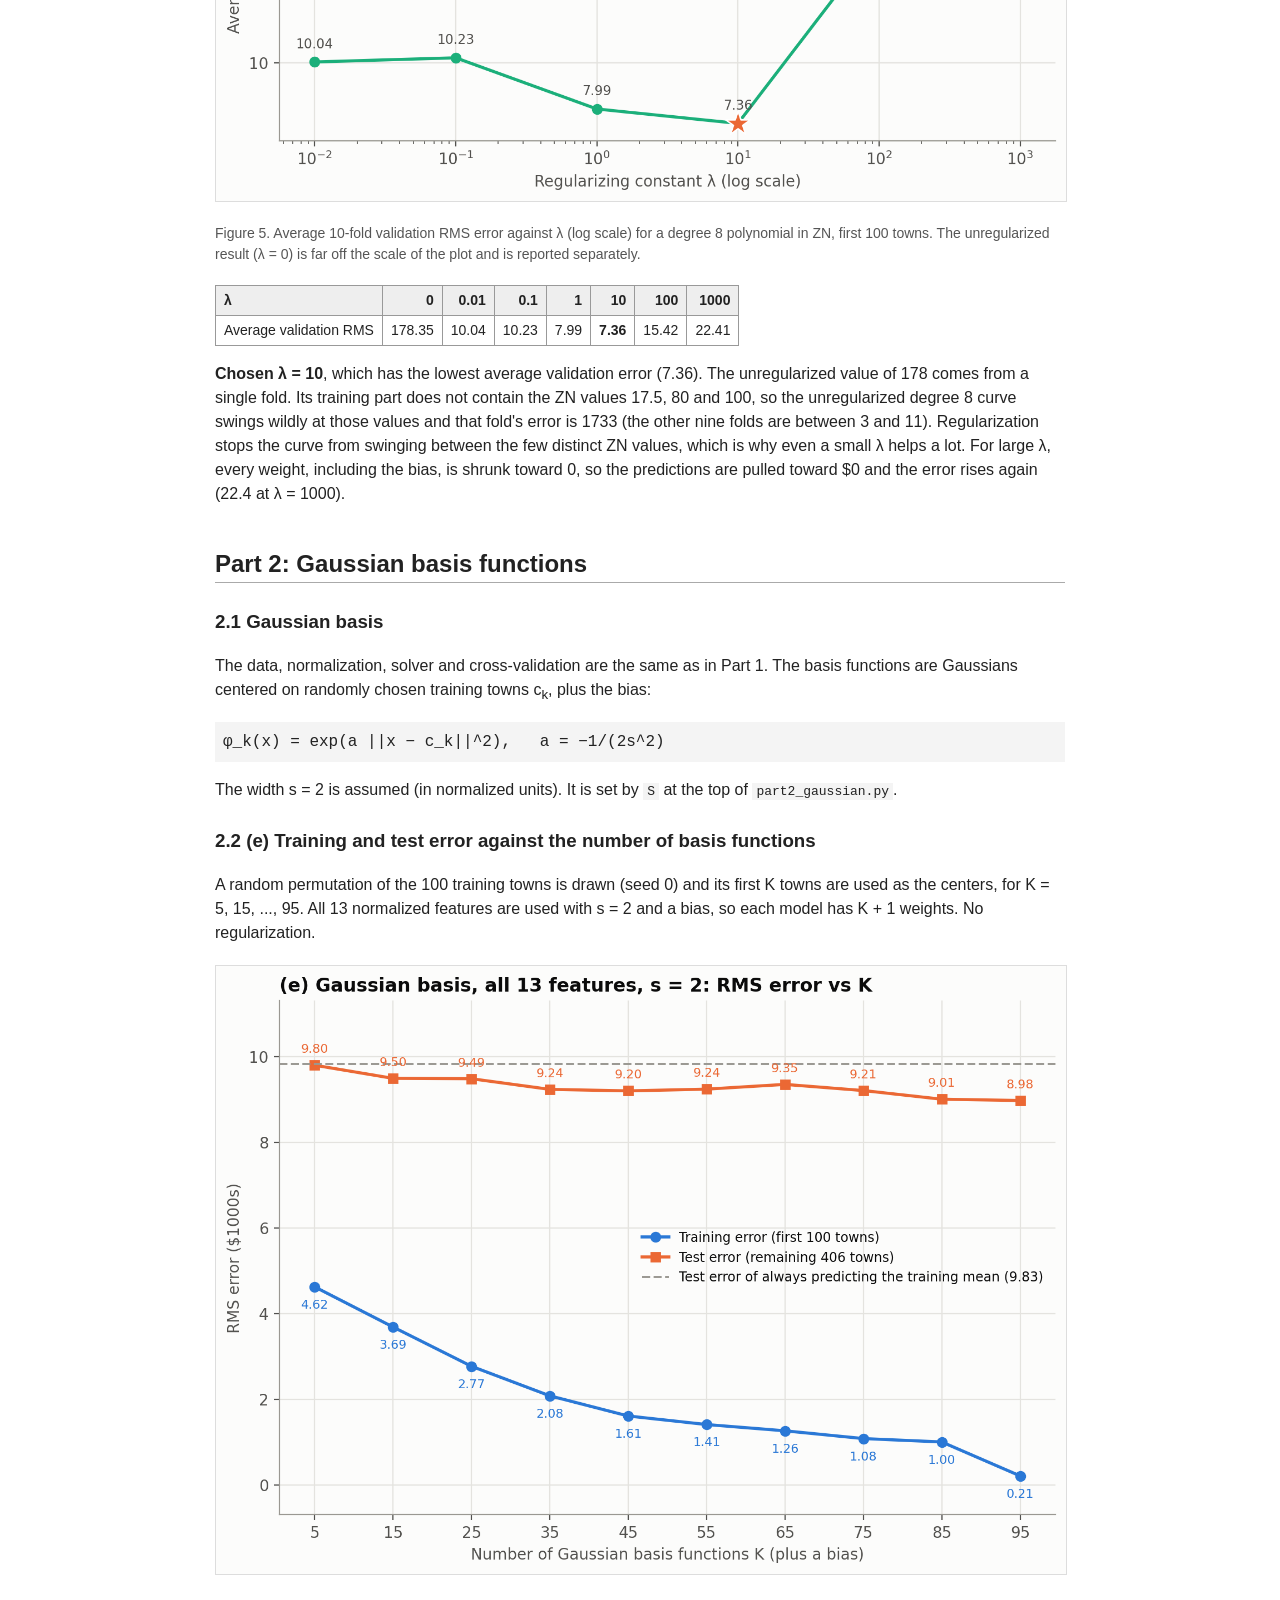
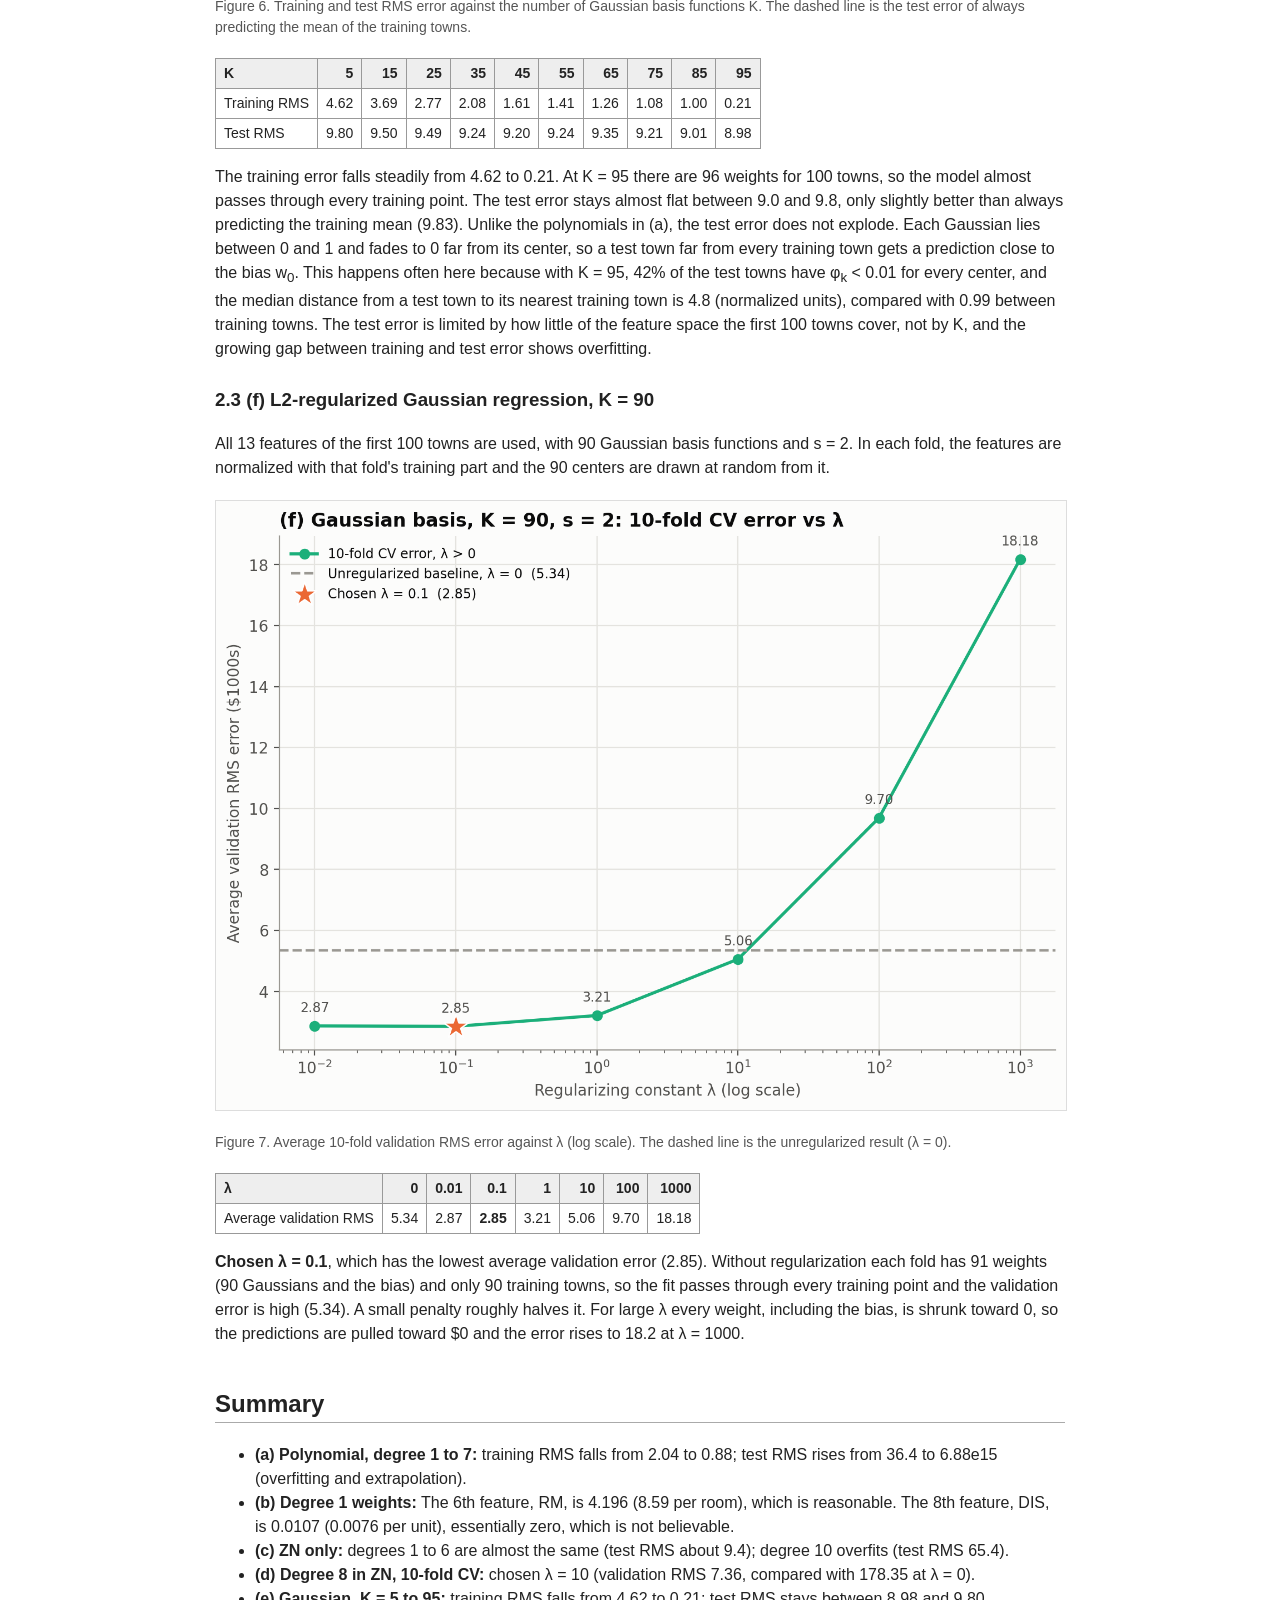
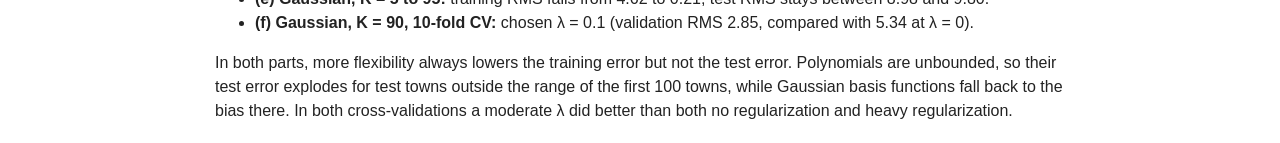
<file: 2/index.html>
<!DOCTYPE html>
<html lang="en">
<head>
<meta charset="utf-8">
<meta name="viewport" content="width=device-width, initial-scale=1">
<title>SYDE 572 Assignment 2</title>
<link rel="stylesheet" href="../style.css">
</head>
<body>

<p><a href="../index.html">&larr; Portfolio home</a></p>

<h1>SYDE 572 &ndash; Assignment 2</h1>

<p>
Both parts predict MEDV, the median home value of a town in $1000s, from the 13 features of the Boston Housing data using
linear basis function regression. Part 1 uses polynomial basis functions and Part 2 uses Gaussian basis functions.
Each part fits the model without regularization and then with L2 regularization, choosing &lambda; by 10-fold cross-validation, in Python.
</p>

<p><b>Files:</b></p>
<ul>
  <li><a href="code/data_utils.py">data_utils.py</a> &ndash; loads the data, makes the train/test split and normalizes the features</li>
  <li><a href="code/regression_core.py">regression_core.py</a> &ndash; polynomial and Gaussian basis functions, least-squares and ridge solver, RMS error, 10-fold cross-validation</li>
  <li><a href="code/part1_polynomial.py">part1_polynomial.py</a> &ndash; Part 1: <code>polynomial_regression</code> (a), <code>degree_one_weights</code> (b), <code>polynomial_regression_1d_vis</code> (c), <code>polynomial_regression_reg</code> (d)</li>
  <li><a href="code/part2_gaussian.py">part2_gaussian.py</a> &ndash; Part 2: <code>gaussian_regression</code> (e), <code>gaussian_regression_reg</code> (f)</li>
  <li><a href="code/plot_style.py">plot_style.py</a> &ndash; shared plot colours and style</li>
</ul>

<h2>Part 1: Polynomial basis functions</h2>

<h3>1.1 Data and normalization</h3>
<p>
The data has 506 towns and 13 features: CRIM, ZN, INDUS, CHAS, NOX, RM, AGE, DIS, RAD, TAX, PTRATIO, B and LSTAT.
As instructed, the first 100 towns are the training set and the remaining 406 are the test set.
Each feature is converted to z = (x &minus; mean)/SD using the mean and SD (standard deviation) of the 100 training towns only to avoid data leakage, and the same values are applied
to the test towns. Inside cross-validation, the mean and SD are recomputed from each fold's training part.
CHAS is 0 for all 100 training towns, so its SD of 0 is replaced by 1; it is then constant in training and gets a weight of 0.
MEDV is not normalized, so all errors are in $1000s.
</p>

<h3>1.2 Model and fitting</h3>
<p>
For regression, the prediction is a linear combination of K basis functions, with &phi;<sub>0</sub>(x) = 1 as the bias:
</p>
<span class="eq">y_hat = f(x) = &Sigma;_k w_k &phi;_k(x) = &phi;(x)^T w
y_hat = &Phi;^T w,   &Phi; = [&phi;(x_1), ..., &phi;(x_N)]</span>
<p>
The polynomial basis uses only monomials of a single feature, with no cross-terms, so a degree M model has 1 + 13M weights:
</p>
<span class="eq">&phi;(x) = [1, x_1..x_13, x_1^2..x_13^2, ..., x_1^M..x_13^M]</span>
<p>
Without regularization the weights minimize the squared error and are found with the pseudo-inverse. With L2 regularization the ridge solution
from the slides is used, so every weight, including the bias w<sub>0</sub>, is penalized:
</p>
<span class="eq">&lambda; = 0:   w* = (&Phi;&Phi;^T)^-1 &Phi;y = (&Phi;^T)^- y
&lambda; &gt; 0:   J(w) = 1/2 ||y &minus; &Phi;^T w||^2 + &lambda;/2 ||w||^2   &rArr;   w* = (&Phi;&Phi;^T + &lambda;I)^-1 &Phi;y</span>

<h3>1.3 Error and cross-validation</h3>
<p>
All errors are RMS errors:
</p>
<span class="eq">E_RMS = &radic;( (1/N) &Sigma; (y_hat_i &minus; y_i)^2 )</span>
<p>
For 10-fold cross-validation, the 100 training towns are shuffled once (seed 0) and split into 10 folds of 10. Each fold is used once as the
validation set while the model is trained on the other 90, and the cross-validation error is the average of the 10 validation RMS errors.
The same folds are used for every &lambda;.
</p>

<h3>1.4 (a) Training and test error against polynomial degree</h3>
<div class="figure">
  <img src="figures/part1/p1a_rms_vs_degree.png" alt="RMS error against polynomial degree">
  <p class="caption">Figure 1. Training and test RMS error for polynomial degree 1 to 7, all 13 features, no regularization (log scale).</p>
</div>
<table>
  <tr><th>Degree M</th><th>1</th><th>2</th><th>3</th><th>4</th><th>5</th><th>6</th><th>7</th></tr>
  <tr><td>Number of weights</td><td>14</td><td>27</td><td>40</td><td>53</td><td>66</td><td>79</td><td>92</td></tr>
  <tr><td>Training RMS</td><td>2.04</td><td>1.58</td><td>1.45</td><td>1.27</td><td>1.10</td><td>1.07</td><td>0.88</td></tr>
  <tr><td>Test RMS</td><td>36.4</td><td>1.10e3</td><td>4.87e4</td><td>2.19e7</td><td>1.84e10</td><td>5.02e12</td><td>6.88e15</td></tr>
</table>
<p>
The training error falls every time the degree increases (2.04 to 0.88), because each higher-degree model contains the lower-degree
one and has more weights to fit the 100 training towns. The test error does the opposite, it is already 36.4 at M = 1 and grows to
6.9&times;10<sup>15</sup> at M = 7. This is overfitting, made much worse by extrapolation. The first 100 towns are not representative of the rest.
For example, CRIM is at most 1.61 in the training towns but reaches 89.0 in the test towns, which is 229 standard deviations above the training mean.
A polynomial raises that value to the M-th power, so the predictions for those towns become enormous.
At higher degrees the design matrix is also rank-deficient (rank 66 of 92 columns at M = 7), because CHAS is constant and RAD and ZN take only
6 and 12 distinct values in the training towns; the pseudo-inverse handles this.
</p>

<h3>1.5 (b) Weights of the degree 1 model</h3>
<p>
W is the learned weight on the normalized feature. It represents the change in predicted MEDV ($1000s) for a one-standard-deviation increase in that feature,
with the other features held fixed. Undoing the normalization, &ycirc; = w<sub>0</sub> + &Sigma; w<sub>j</sub>(x<sub>j</sub> &minus; mean<sub>j</sub>)/SD<sub>j</sub>,
so the weight per raw unit is w<sub>j</sub>/SD<sub>j</sub> and the raw intercept is w<sub>0</sub> &minus; &Sigma; w<sub>j</sub> mean<sub>j</sub>/SD<sub>j</sub>.
</p>
<table>
  <tr><th>Feature</th><th>Training mean</th><th>Training SD</th><th>w (normalized)</th><th>w/SD (per raw unit)</th></tr>
  <tr><td>w<sub>0</sub> (bias)</td><td>&ndash;</td><td>&ndash;</td><td>22.309</td><td>&minus;37.904 (intercept)</td></tr>
  <tr><td>1. CRIM</td><td>0.283</td><td>0.387</td><td>&minus;1.338</td><td>&minus;3.456</td></tr>
  <tr><td>2. ZN</td><td>12.385</td><td>22.852</td><td>0.123</td><td>0.00538</td></tr>
  <tr><td>3. INDUS</td><td>6.669</td><td>3.147</td><td>&minus;0.531</td><td>&minus;0.169</td></tr>
  <tr><td>4. CHAS</td><td>0</td><td>0 (set to 1)</td><td>0</td><td>0</td></tr>
  <tr><td>5. NOX</td><td>0.471</td><td>0.047</td><td>1.003</td><td>21.515</td></tr>
  <tr><td><b>6. RM</b></td><td>6.234</td><td>0.488</td><td><b>4.196</b></td><td><b>8.591</b></td></tr>
  <tr><td>7. AGE</td><td>56.252</td><td>27.339</td><td>&minus;2.166</td><td>&minus;0.0792</td></tr>
  <tr><td><b>8. DIS</b></td><td>5.177</td><td>1.405</td><td><b>0.0107</b></td><td><b>0.00763</b></td></tr>
  <tr><td>9. RAD</td><td>3.960</td><td>1.385</td><td>&minus;0.194</td><td>&minus;0.140</td></tr>
  <tr><td>10. TAX</td><td>289.49</td><td>45.692</td><td>&minus;0.349</td><td>&minus;0.00763</td></tr>
  <tr><td>11. PTRATIO</td><td>18.690</td><td>1.690</td><td>0.261</td><td>0.155</td></tr>
  <tr><td>12. B</td><td>385.30</td><td>27.250</td><td>0.181</td><td>0.00664</td></tr>
  <tr><td>13. LSTAT</td><td>10.773</td><td>5.671</td><td>0.149</td><td>0.0262</td></tr>
</table>
<p>
<b>RM (average rooms per dwelling): w = 4.196, or 8.59 per room.</b> With everything else fixed, one more room per dwelling raises the predicted
median value by about $8,600. This is the largest weight in the model and it is reasonable since larger homes are worth more, and RM has the
strongest correlation with MEDV in the training towns (r = 0.85).
</p>
<p>
<b>DIS (weighted distance to five Boston employment centers): w = 0.0107, or 0.0076 per unit of distance.</b> This is essentially zero,
so the model says distance to jobs has no effect on value once the other features are known. That is not very believable. If all other features are held fixed, towns farther from employment centers should be worth less. The 100 training towns are nearby suburbs with a narrow range of DIS, and DIS moves
together with low crime, low NOX and newer housing, which the model has already given credit to. Fitting the same model to all 506 towns gives a
clearly negative DIS weight (&minus;3.10 normalized), which is what one would expect.
</p>

<h3>1.6 (c) Polynomial regression on one feature, ZN</h3>
<p>
The single feature used is the 2nd one, ZN
(proportion of residential land zoned for lots over 25,000 sq.ft.). Only ZN is used, normalized with the training mean 12.385 and SD 22.852. Degrees 1 to 10 were fitted with no regularization;
each plot shows the training towns, the test towns and the learned polynomial (axis in raw units). ZN is 0 for 63 of the 100 training towns and takes
only 12 distinct values, but the training towns cover the full range 0 to 100, so no test town lies outside it.
</p>
<div class="figure">
  <img src="figures/part1/p1c_degree_1.png" alt="Degree 1 polynomial in ZN">
  <p class="caption">Figure 2. M = 1 (low order). An almost flat line, rising from about 21 to 28 across the range of ZN. ZN on its own explains little
  of the variation in MEDV, so the training error (5.70) is high, but the line generalizes as well as any of the fits (test RMS 9.35).</p>
</div>
<div class="figure">
  <img src="figures/part1/p1c_degree_4.png" alt="Degree 4 polynomial in ZN">
  <p class="caption">Figure 3. M = 4 (moderate order). The curve is still smooth and close to the line; the extra terms barely lower the training error
  (5.65) and the test error is essentially unchanged (9.39). Degrees 1 to 6 all behave like this.</p>
</div>
<div class="figure">
  <img src="figures/part1/p1c_degree_10.png" alt="Degree 10 polynomial in ZN">
  <p class="caption">Figure 4. M = 10 (high order). The polynomial can only bend freely in the gaps between the few distinct ZN values (for example
  between 30 and 75, where there are no training towns), and it swings far outside the range of the data there. The training error is the lowest
  (5.44) but the test error jumps to 65.4. This is overfitting.</p>
</div>
<table>
  <tr><th>Degree M</th><th>1</th><th>2</th><th>3</th><th>4</th><th>5</th><th>6</th><th>7</th><th>8</th><th>9</th><th>10</th></tr>
  <tr><td>Training RMS</td><td>5.70</td><td>5.67</td><td>5.66</td><td>5.65</td><td>5.65</td><td>5.65</td><td>5.50</td><td>5.48</td><td>5.47</td><td>5.44</td></tr>
  <tr><td>Test RMS</td><td>9.35</td><td>9.45</td><td>9.43</td><td>9.39</td><td>9.38</td><td>9.36</td><td>10.42</td><td>18.64</td><td>15.34</td><td>65.39</td></tr>
</table>
<p>
Training error falls slowly as the degree increases, while test error stays flat up to M = 6 and then rises sharply.
With only 12 distinct training values, a high-order polynomial is free to do anything between them.
</p>

<h3>1.7 (d) L2-regularized degree 8 polynomial in ZN</h3>
<div class="figure">
  <img src="figures/part1/p1d_cv_vs_lambda.png" alt="Cross-validation error against lambda, polynomial">
  <p class="caption">Figure 5. Average 10-fold validation RMS error against &lambda; (log scale) for a degree 8 polynomial in ZN, first 100 towns.
  The unregularized result (&lambda; = 0) is far off the scale of the plot and is reported separately.</p>
</div>
<table>
  <tr><th>&lambda;</th><th>0</th><th>0.01</th><th>0.1</th><th>1</th><th>10</th><th>100</th><th>1000</th></tr>
  <tr><td>Average validation RMS</td><td>178.35</td><td>10.04</td><td>10.23</td><td>7.99</td><td><b>7.36</b></td><td>15.42</td><td>22.41</td></tr>
</table>
<p>
<b>Chosen &lambda; = 10</b>, which has the lowest average validation error (7.36).
The unregularized value of 178 comes from a single fold. Its training part does not contain the ZN values 17.5, 80 and 100, so the unregularized
degree 8 curve swings wildly at those values and that fold's error is 1733 (the other nine folds are between 3 and 11).
Regularization stops the curve from swinging between the few distinct ZN values, which is why even a small &lambda; helps a lot.
For large &lambda;, every weight, including the bias, is shrunk toward 0, so the predictions are pulled toward $0 and the error rises again
(22.4 at &lambda; = 1000).
</p>

<h2>Part 2: Gaussian basis functions</h2>

<h3>2.1 Gaussian basis</h3>
<p>
The data, normalization, solver and cross-validation are the same as in Part 1. The basis functions are Gaussians centered on randomly chosen
training towns c<sub>k</sub>, plus the bias:
</p>
<span class="eq">&phi;_k(x) = exp(a ||x &minus; c_k||^2),   a = &minus;1/(2s^2)</span>
<p>
The width s = 2 is assumed (in normalized units). It is set by <code>S</code> at the top of
<code>part2_gaussian.py</code>.
</p>

<h3>2.2 (e) Training and test error against the number of basis functions</h3>
<p>
A random permutation of the 100 training towns is drawn (seed 0) and its first K towns are used as the centers, for K = 5, 15, ..., 95.
All 13 normalized features are used with s = 2 and a bias, so each model has K + 1 weights. No regularization.
</p>
<div class="figure">
  <img src="figures/part2/p2e_rms_vs_K.png" alt="RMS error against number of Gaussian basis functions">
  <p class="caption">Figure 6. Training and test RMS error against the number of Gaussian basis functions K. The dashed line is the test error of always
  predicting the mean of the training towns.</p>
</div>
<table>
  <tr><th>K</th><th>5</th><th>15</th><th>25</th><th>35</th><th>45</th><th>55</th><th>65</th><th>75</th><th>85</th><th>95</th></tr>
  <tr><td>Training RMS</td><td>4.62</td><td>3.69</td><td>2.77</td><td>2.08</td><td>1.61</td><td>1.41</td><td>1.26</td><td>1.08</td><td>1.00</td><td>0.21</td></tr>
  <tr><td>Test RMS</td><td>9.80</td><td>9.50</td><td>9.49</td><td>9.24</td><td>9.20</td><td>9.24</td><td>9.35</td><td>9.21</td><td>9.01</td><td>8.98</td></tr>
</table>
<p>
The training error falls steadily from 4.62 to 0.21. At K = 95 there are 96 weights for 100 towns, so the model almost passes
through every training point. The test error stays almost flat between 9.0 and 9.8, only slightly better than always predicting the training mean (9.83).
Unlike the polynomials in (a), the test error does not explode. Each Gaussian lies between 0 and 1 and fades to 0 far from its center, so a test town
far from every training town gets a prediction close to the bias w<sub>0</sub>. This happens often here because with K = 95, 42% of the test towns have
&phi;<sub>k</sub> &lt; 0.01 for every center, and the median distance from a test town to its nearest training town is 4.8 (normalized units),
compared with 0.99 between training towns. The test error is limited by how little of the feature space the first 100 towns cover, not by K,
and the growing gap between training and test error shows overfitting.
</p>

<h3>2.3 (f) L2-regularized Gaussian regression, K = 90</h3>
<p>
All 13 features of the first 100 towns are used, with 90 Gaussian basis functions and s = 2. In each fold, the features are normalized with that
fold's training part and the 90 centers are drawn at random from it.
</p>
<div class="figure">
  <img src="figures/part2/p2f_cv_vs_lambda.png" alt="Cross-validation error against lambda, Gaussian">
  <p class="caption">Figure 7. Average 10-fold validation RMS error against &lambda; (log scale). The dashed line is the unregularized result (&lambda; = 0).</p>
</div>
<table>
  <tr><th>&lambda;</th><th>0</th><th>0.01</th><th>0.1</th><th>1</th><th>10</th><th>100</th><th>1000</th></tr>
  <tr><td>Average validation RMS</td><td>5.34</td><td>2.87</td><td><b>2.85</b></td><td>3.21</td><td>5.06</td><td>9.70</td><td>18.18</td></tr>
</table>
<p>
<b>Chosen &lambda; = 0.1</b>, which has the lowest average validation error (2.85).
Without regularization each fold has 91 weights (90 Gaussians and the bias) and only 90 training towns, so the fit passes through every training
point and the validation error is high (5.34). A small penalty roughly halves it. For large &lambda; every weight, including the bias, is shrunk
toward 0, so the predictions are pulled toward $0 and the error rises to 18.2 at &lambda; = 1000.
</p>

<h2>Summary</h2>
<ul>
  <li><b>(a) Polynomial, degree 1 to 7:</b> training RMS falls from 2.04 to 0.88; test RMS rises from 36.4 to 6.88e15 (overfitting and extrapolation).</li>
  <li><b>(b) Degree 1 weights:</b> The 6th feature, RM, is 4.196 (8.59 per room), which is reasonable. The 8th feature, DIS, is 0.0107 (0.0076 per unit), essentially zero, which is not believable.</li>
  <li><b>(c) ZN only:</b> degrees 1 to 6 are almost the same (test RMS about 9.4); degree 10 overfits (test RMS 65.4).</li>
  <li><b>(d) Degree 8 in ZN, 10-fold CV:</b> chosen &lambda; = 10 (validation RMS 7.36, compared with 178.35 at &lambda; = 0).</li>
  <li><b>(e) Gaussian, K = 5 to 95:</b> training RMS falls from 4.62 to 0.21; test RMS stays between 8.98 and 9.80.</li>
  <li><b>(f) Gaussian, K = 90, 10-fold CV:</b> chosen &lambda; = 0.1 (validation RMS 2.85, compared with 5.34 at &lambda; = 0).</li>
</ul>

<p>
In both parts, more flexibility always lowers the training error but not the test error. Polynomials are unbounded, so their test error explodes
for test towns outside the range of the first 100 towns, while Gaussian basis functions fall back to the bias there.
In both cross-validations a moderate &lambda; did better than both no regularization and heavy regularization.
</p>

</body>
</html>
</file>
<file: style.css>
body {
  font-family: Arial, sans-serif;
  max-width: 850px;
  margin: 20px auto;
  padding: 0 15px;
  line-height: 1.5;
  color: #222;
}
h1 { border-bottom: 2px solid #333; padding-bottom: 5px; }
h2 { margin-top: 40px; border-bottom: 1px solid #aaa; }
h3 { margin-top: 25px; }
a { color: #2a78d6; }
img { max-width: 100%; border: 1px solid #ddd; }
.figure { margin: 20px 0; }
.caption { font-size: 14px; color: #555; }
table { border-collapse: collapse; margin: 10px 0; font-size: 14px; }
th, td { border: 1px solid #999; padding: 4px 8px; text-align: right; }
th { background: #eee; }
td:first-child, th:first-child { text-align: left; }
.eq { font-family: "Courier New", monospace; background: #f4f4f4; padding: 8px; display: block; margin: 8px 0; overflow-x: auto; white-space: pre; }
code { background: #f4f4f4; padding: 1px 4px; }
</file>
